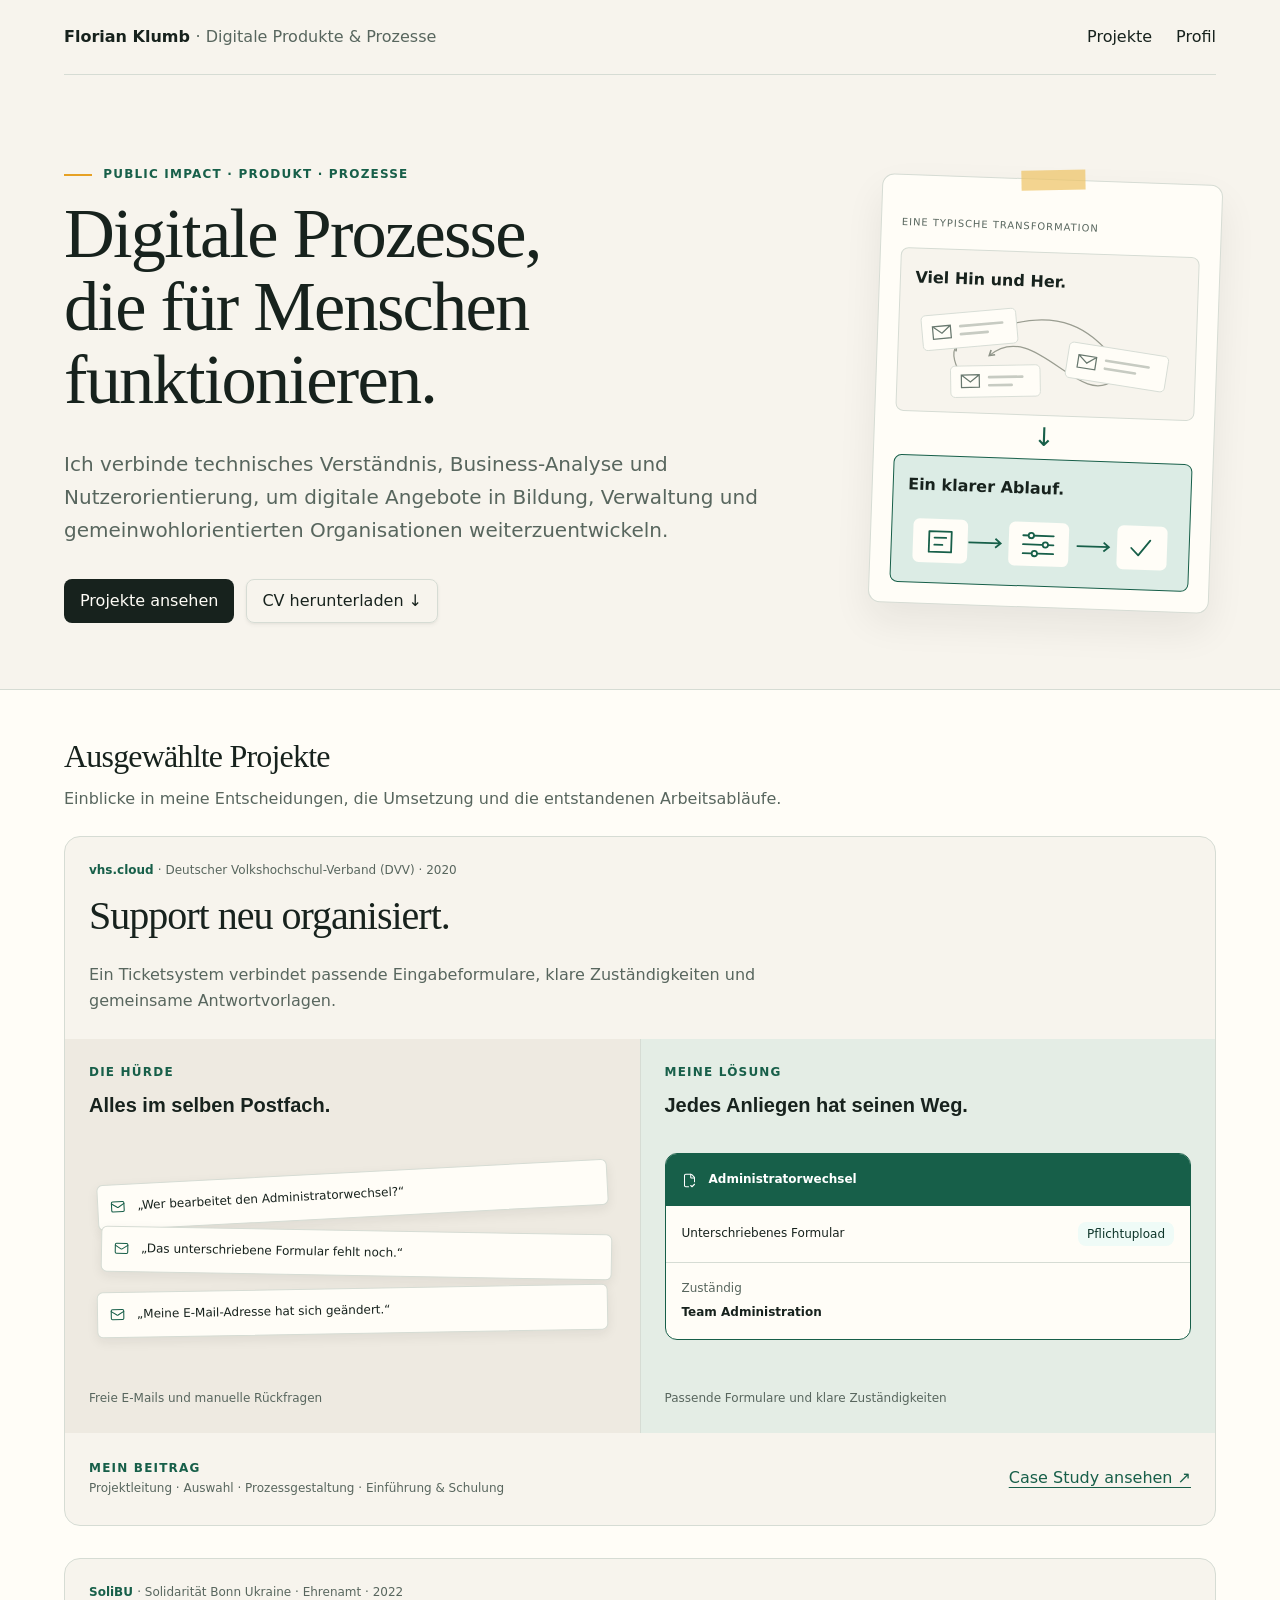
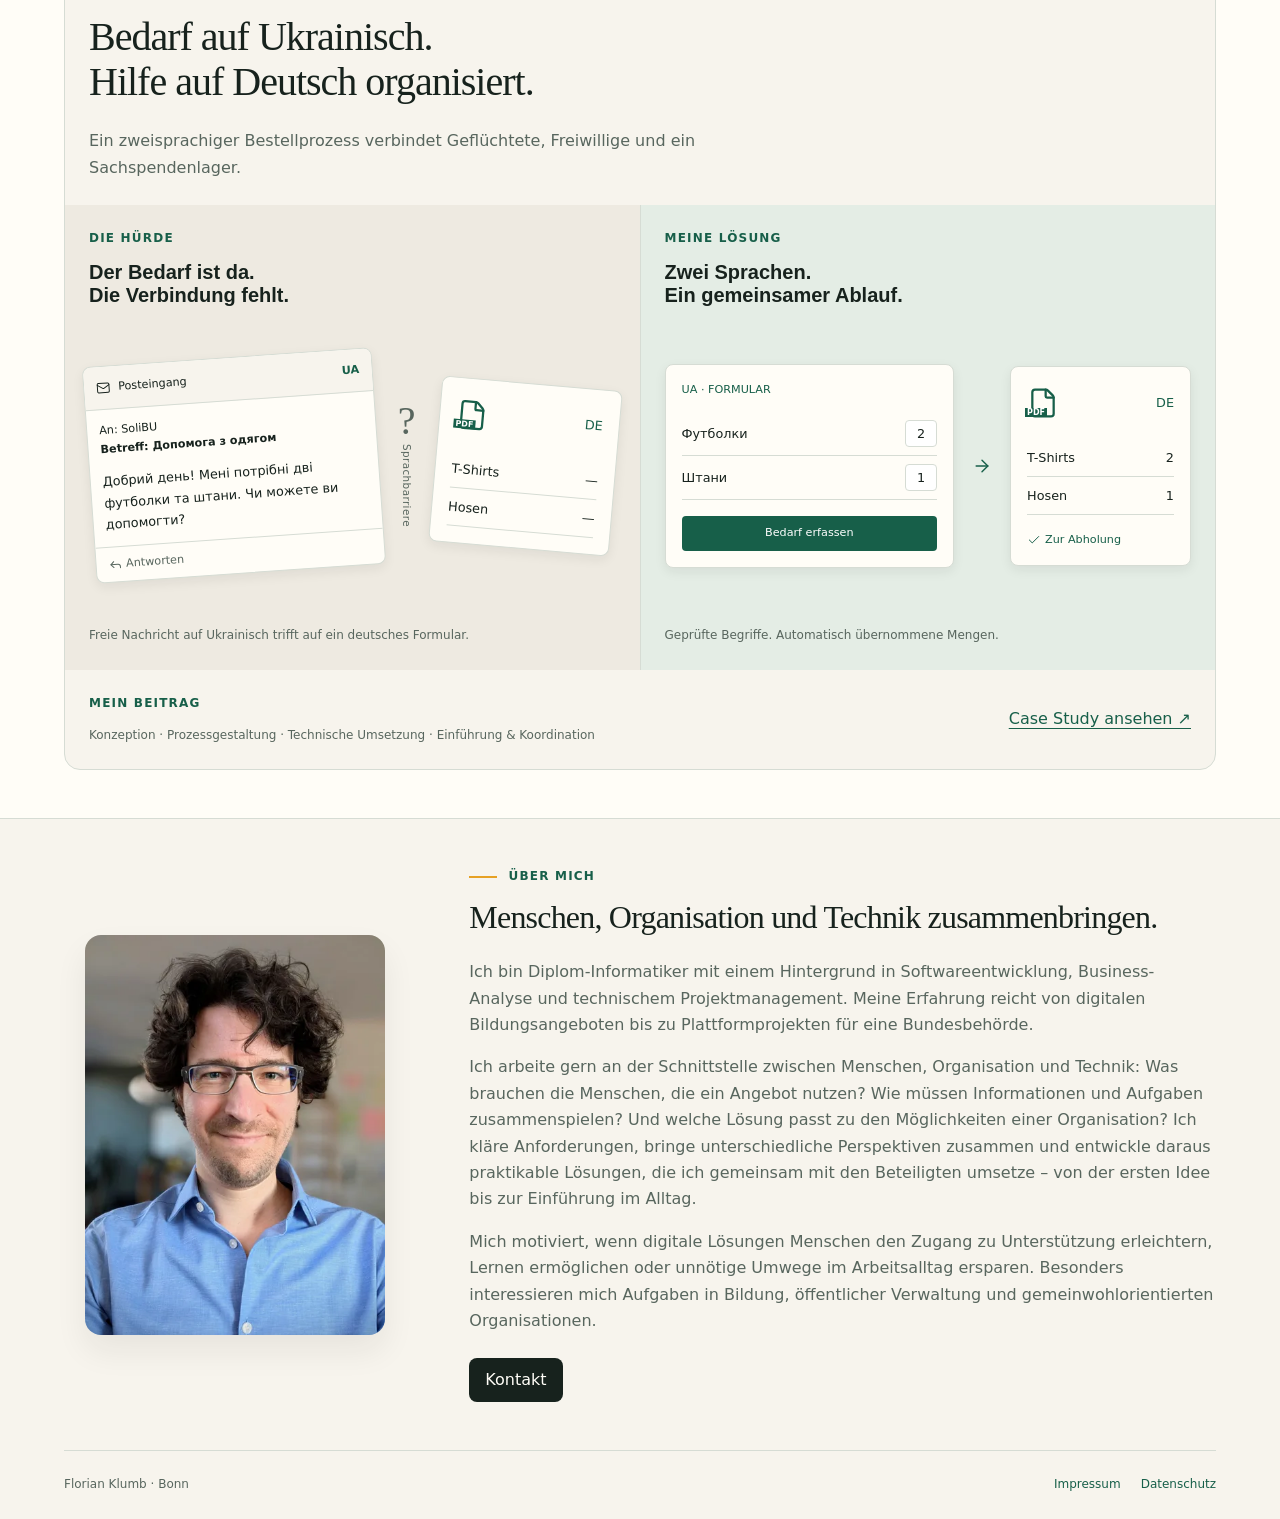
<file: index.html>
<!DOCTYPE html>
<html data-theme="light" lang="de">
 <head>
  <meta charset="utf-8"/>
  <meta content="width=device-width, initial-scale=1" name="viewport"/>
  <meta content="light" name="color-scheme"/>
  <title>
   Florian Klumb · Digitale Produkte &amp; Prozesse
  </title>
  <script defer="" src="assets/site.js">
  </script>
  <meta content="Florian Klumb: Digitale Produkte und Prozesse für Bildung, Verwaltung und gemeinwohlorientierte Organisationen." name="description"/>
  <link href="assets/favicon.svg" rel="icon" type="image/svg+xml"/>
  <link href="assets/vendor/bulma-1.0.4.min.css" rel="stylesheet"/>
  <link href="assets/portfolio.css" rel="stylesheet"/>
 </head>
 <body>
  <a class="skip-link" href="#inhalt">
   Zum Inhalt
  </a>
  <div id="portfolio">
   <header class="section py-5">
    <div class="container is-max-widescreen site-nav">
     <a class="brand" href="index.html">
      Florian Klumb
      <span class="brand-description">
       · Digitale Produkte &amp; Prozesse
      </span>
     </a>
     <nav aria-label="Hauptnavigation">
      <a href="index.html#portfolio-projekte">
       Projekte
      </a>
      <a href="index.html#portfolio-profil">
       Profil
      </a>
     </nav>
    </div>
   </header>
   <main id="inhalt" tabindex="-1">
    <section class="hero" id="portfolio-start">
     <div class="hero-body">
      <div class="container is-max-widescreen">
       <div class="columns is-vcentered is-variable is-4 is-8-desktop">
        <div class="column is-two-thirds intro-copy">
         <div class="eyebrow accent-eyebrow">
          Public Impact · Produkt · Prozesse
         </div>
         <h1 class="title intro-title">
          Digitale Prozesse, die für Menschen funktionieren.
         </h1>
         <p class="subtitle is-5">
          Ich verbinde technisches Verständnis, Business-Analyse und Nutzerorientierung, um digitale Angebote in Bildung, Verwaltung und gemeinwohlorientierten Organisationen weiterzuentwickeln.
         </p>
         <div class="buttons">
          <a class="button is-dark" href="#portfolio-projekte">
           Projekte ansehen
          </a>
          <a class="button is-outlined cv-button" href="assets/Florian Klumb CV.pdf" download>
           CV herunterladen ↓
          </a>
         </div>
        </div>
        <div class="column intro-portrait">
         <figure aria-label="Von Nachrichten und Rückfragen zu einem klaren Ablauf" class="transformation transformation-simple">
          <figcaption class="eyebrow">
           Eine typische Transformation
          </figcaption>
          <div class="before-simple">
           <h2>
            Viel Hin und Her.
           </h2>
           <svg aria-label="Drei Nachrichten, verbunden durch kreuzende Rückfragen" role="img" viewbox="0 0 300 118">
            <defs>
             <marker id="arrow-muted" markerheight="7" markerwidth="7" orient="auto" refx="5" refy="3.5">
              <path d="M1 1 5 3.5 1 6" fill="none" stroke="#8b9186" stroke-width="1.3">
              </path>
             </marker>
            </defs>
            <g fill="none" marker-end="url(#arrow-muted)" stroke="#9a9d91" stroke-width="1.4">
             <path d="M94 30 C185 -5 213 53 231 62">
             </path>
             <path d="M226 83 C188 118 135 17 86 61">
             </path>
             <path d="M93 85 C69 113 37 68 49 51">
             </path>
            </g>
            <g transform="translate(10 14) rotate(-7 45 20)">
             <rect fill="#fffdf7" height="39" rx="5" stroke="#d6dcd4" width="106">
             </rect>
             <path d="M12 13h20v14H12z M12 13l10 8 10-8" fill="none" stroke="#68786e" stroke-width="1.4">
             </path>
             <path d="M43 15h47M43 24h30" stroke="#c7cbc2" stroke-linecap="round" stroke-width="3">
             </path>
            </g>
            <g transform="translate(173 48) rotate(7 50 20)">
             <rect fill="#fffdf7" height="40" rx="5" stroke="#d6dcd4" width="112">
             </rect>
             <path d="M12 13h20v14H12z M12 13l10 8 10-8" fill="none" stroke="#68786e" stroke-width="1.4">
             </path>
             <path d="M43 15h48M43 24h34" stroke="#c7cbc2" stroke-linecap="round" stroke-width="3">
             </path>
            </g>
            <g transform="translate(44 72) rotate(-3 45 20)">
             <rect fill="#fffdf7" height="35" rx="5" stroke="#d6dcd4" width="100">
             </rect>
             <path d="M12 10h20v14H12z M12 10l10 8 10-8" fill="none" stroke="#68786e" stroke-width="1.4">
             </path>
             <path d="M43 13h37M43 22h25" stroke="#c7cbc2" stroke-linecap="round" stroke-width="3">
             </path>
            </g>
           </svg>
          </div>
          <div aria-hidden="true" class="simple-transition">
           ↓
          </div>
          <div class="after-simple">
           <h2>
            Ein klarer Ablauf.
           </h2>
           <svg aria-label="Erfassung, Bearbeitung und Abschluss sind klar miteinander verbunden" role="img" viewbox="0 0 300 76">
            <g fill="none" stroke="#175f49" stroke-width="2">
             <path d="M70 39h36m-6-5 6 5-6 5M191 39h36m-6-5 6 5-6 5">
             </path>
            </g>
            <g fill="#fffdf7">
             <rect height="49" rx="7" width="61" x="8" y="14">
             </rect>
             <rect height="49" rx="7" width="67" x="115" y="14">
             </rect>
             <rect height="49" rx="7" width="56" x="236" y="14">
             </rect>
            </g>
            <g fill="none" stroke="#175f49" stroke-linecap="round" stroke-linejoin="round" stroke-width="2">
             <path d="M26 28h25v23H26zM32 35h13m-13 8h9M131 29h34m-34 10h34m-34 10h34">
             </path>
             <circle cx="140" cy="29" fill="#fffdf7" r="3">
             </circle>
             <circle cx="156" cy="39" fill="#fffdf7" r="3">
             </circle>
             <circle cx="144" cy="49" fill="#fffdf7" r="3">
             </circle>
             <path d="m252 39 8 8 13-17">
             </path>
            </g>
           </svg>
          </div>
         </figure>
        </div>
       </div>
      </div>
     </div>
    </section>
    <section class="section projects" id="portfolio-projekte">
     <div class="container is-max-widescreen">
      <div class="projects-heading">
       <h2 class="title is-3 mb-3">
        Ausgewählte Projekte
       </h2>
       <p>
        Einblicke in meine Entscheidungen, die Umsetzung und die entstandenen Arbeitsabläufe.
       </p>
      </div>
      <article class="card project-card">
       <header class="card-content">
        <div class="project-context">
         vhs.cloud
         <span>
          · Deutscher Volkshochschul-Verband (DVV) · 2020
         </span>
        </div>
        <h3 class="title is-2 is-size-3-mobile">
         Support neu organisiert.
        </h3>
        <p class="project-summary">
         Ein Ticketsystem verbindet passende Eingabeformulare, klare Zuständigkeiten und gemeinsame Antwortvorlagen.
        </p>
       </header>
       <div aria-label="Vom gemeinsamen E-Mail-Postfach zu strukturierten Anfragen mit Zuständigkeiten" class="columns is-gapless mb-0 comparison">
        <section class="column comparison-panel--problem">
         <div class="card-content comparison-panel">
          <div class="eyebrow">
           Die Hürde
          </div>
          <h4 class="title is-5 is-family-primary">
           Alles im selben Postfach.
          </h4>
          <div class="mail-stack">
           <div class="mail-slip">
            <svg aria-hidden="true" class="symbol" fill="none" focusable="false" stroke="currentColor" stroke-linecap="round" stroke-linejoin="round" stroke-width="1.7" viewbox="0 0 24 24">
             <path d="m22 7-8.991 5.727a2 2 0 0 1-2.009 0L2 7">
             </path>
             <rect height="16" rx="2" width="20" x="2" y="4">
             </rect>
            </svg>
            <span>
             „Wer bearbeitet den Administratorwechsel?“
            </span>
           </div>
           <div class="mail-slip">
            <svg aria-hidden="true" class="symbol" fill="none" focusable="false" stroke="currentColor" stroke-linecap="round" stroke-linejoin="round" stroke-width="1.7" viewbox="0 0 24 24">
             <path d="m22 7-8.991 5.727a2 2 0 0 1-2.009 0L2 7">
             </path>
             <rect height="16" rx="2" width="20" x="2" y="4">
             </rect>
            </svg>
            <span>
             „Das unterschriebene Formular fehlt noch.“
            </span>
           </div>
           <div class="mail-slip">
            <svg aria-hidden="true" class="symbol" fill="none" focusable="false" stroke="currentColor" stroke-linecap="round" stroke-linejoin="round" stroke-width="1.7" viewbox="0 0 24 24">
             <path d="m22 7-8.991 5.727a2 2 0 0 1-2.009 0L2 7">
             </path>
             <rect height="16" rx="2" width="20" x="2" y="4">
             </rect>
            </svg>
            <span>
             „Meine E-Mail-Adresse hat sich geändert.“
            </span>
           </div>
          </div>
          <p class="comparison-caption">
           Freie E-Mails und manuelle Rückfragen
          </p>
         </div>
        </section>
        <div aria-hidden="true" class="column is-narrow is-hidden-mobile comparison-divider"></div>
        <section class="column comparison-panel--solution">
         <div class="card-content comparison-panel">
          <div class="eyebrow">
           Meine Lösung
          </div>
          <h4 class="title is-5 is-family-primary">
           Jedes Anliegen hat seinen Weg.
          </h4>
          <div class="support-request">
           <div class="request-heading">
            <svg aria-hidden="true" class="symbol" fill="none" focusable="false" stroke="currentColor" stroke-linecap="round" stroke-linejoin="round" stroke-width="1.7" viewbox="0 0 24 24">
             <path d="M10.5 22H6a2 2 0 0 1-2-2V4a2 2 0 0 1 2-2h8a2.4 2.4 0 0 1 1.706.706l3.588 3.588A2.4 2.4 0 0 1 20 8v6">
             </path>
             <path d="M14 2v5a1 1 0 0 0 1 1h5">
             </path>
             <path d="m14 20 2 2 4-4">
             </path>
            </svg>
            <span>
             Administratorwechsel
            </span>
           </div>
           <div class="request-detail">
            <span>
             Unterschriebenes Formular
            </span>
            <span class="tag is-success is-light">
             Pflichtupload
            </span>
           </div>
           <div class="request-assignment">
            <span>
             Zuständig
            </span>
            <strong>
             Team Administration
            </strong>
           </div>
          </div>
          <p class="comparison-caption">
           Passende Formulare und klare Zuständigkeiten
          </p>
         </div>
        </section>
       </div>
       <footer class="card-content">
        <div class="columns is-vcentered project-footer">
         <div class="column is-size-7">
          <span class="eyebrow">
           Mein Beitrag
          </span>
          <p>
           Projektleitung · Auswahl · Prozessgestaltung · Einführung &amp; Schulung
          </p>
         </div>
         <div class="column is-narrow">
          <a class="case-link" href="case-vhs-cloud.html">
           Case Study ansehen ↗
          </a>
         </div>
        </div>
       </footer>
      </article>
      <article class="card project-card">
       <header class="card-content">
        <div class="project-context">
         SoliBU
         <span>
          · Solidarität Bonn Ukraine · Ehrenamt · 2022
         </span>
        </div>
        <h3 class="title is-2 is-size-3-mobile">
         Bedarf auf Ukrainisch.
         <br/>
         Hilfe auf Deutsch organisiert.
        </h3>
        <p class="project-summary">
         Ein zweisprachiger Bestellprozess verbindet Geflüchtete, Freiwillige und ein Sachspendenlager.
        </p>
       </header>
       <div class="columns is-gapless mb-0 comparison">
        <section class="column comparison-panel--problem">
         <div class="card-content comparison-panel">
          <div class="eyebrow">
           Die Hürde
          </div>
          <h4 class="title is-5 is-family-primary">
           Der Bedarf ist da.
           <br/>
           Die Verbindung fehlt.
          </h4>
          <div class="language-scene">
           <div class="mail-preview">
            <div class="mail-preview__header">
             <svg aria-hidden="true" class="symbol" fill="none" focusable="false" stroke="currentColor" stroke-linecap="round" stroke-linejoin="round" stroke-width="1.7" viewbox="0 0 24 24">
              <path d="m22 7-8.991 5.727a2 2 0 0 1-2.009 0L2 7">
              </path>
              <rect height="16" rx="2" width="20" x="2" y="4">
              </rect>
             </svg>
             Posteingang
             <span>
              UA
             </span>
            </div>
            <div class="mail-preview__meta">
             An: SoliBU
             <br/>
             <strong>
              Betreff: Допомога з одягом
             </strong>
            </div>
            <p lang="uk">
             Добрий день! Мені потрібні дві футболки та штани. Чи можете ви допомогти?
            </p>
            <div class="mail-preview__action">
             <svg aria-hidden="true" class="symbol" fill="none" focusable="false" stroke="currentColor" stroke-linecap="round" stroke-linejoin="round" stroke-width="1.7" viewbox="0 0 24 24">
              <path d="M20 18v-2a4 4 0 0 0-4-4H4">
              </path>
              <path d="m9 17-5-5 5-5">
              </path>
             </svg>
             Antworten
            </div>
           </div>
           <div class="language-gap">
            <span>
             ?
            </span>
            <small>
             Sprachbarriere
            </small>
           </div>
           <div class="pdf-preview">
            <div class="pdf-label">
             <span class="pdf-icon">
              <svg aria-hidden="true" class="symbol" fill="none" focusable="false" stroke="currentColor" stroke-linecap="round" stroke-linejoin="round" stroke-width="1.7" viewbox="0 0 24 24">
               <path d="M6 22a2 2 0 0 1-2-2V4a2 2 0 0 1 2-2h8a2.4 2.4 0 0 1 1.704.706l3.588 3.588A2.4 2.4 0 0 1 20 8v12a2 2 0 0 1-2 2z">
               </path>
               <path d="M14 2v5a1 1 0 0 0 1 1h5">
               </path>
              </svg>
              <span>
               PDF
              </span>
             </span>
             <span>
              DE
             </span>
            </div>
            <b>
             T-Shirts
             <em>
              —
             </em>
            </b>
            <b>
             Hosen
             <em>
              —
             </em>
            </b>
           </div>
          </div>
          <p class="comparison-caption">
           Freie Nachricht auf Ukrainisch trifft auf ein deutsches Formular.
          </p>
         </div>
        </section>
        <div aria-hidden="true" class="column is-narrow is-hidden-mobile comparison-divider"></div>
        <section class="column comparison-panel--solution">
         <div class="card-content comparison-panel">
          <div class="eyebrow">
           Meine Lösung
          </div>
          <h4 class="title is-5 is-family-primary">
           Zwei Sprachen.
           <br/>
           Ein gemeinsamer Ablauf.
          </h4>
          <div class="language-scene">
           <div class="form-preview">
            <small>
             UA · FORMULAR
            </small>
            <b lang="uk">
             Футболки
             <em>
              2
             </em>
            </b>
            <b lang="uk">
             Штани
             <em>
              1
             </em>
            </b>
            <div class="form-preview__submit">
             Bedarf erfassen
            </div>
           </div>
           <div class="language-link">
            <svg aria-hidden="true" class="symbol" fill="none" focusable="false" stroke="currentColor" stroke-linecap="round" stroke-linejoin="round" stroke-width="1.7" viewbox="0 0 24 24">
             <path d="M5 12h14">
             </path>
             <path d="m12 5 7 7-7 7">
             </path>
            </svg>
           </div>
           <div class="pdf-preview">
            <div class="pdf-label">
             <span class="pdf-icon">
              <svg aria-hidden="true" class="symbol" fill="none" focusable="false" stroke="currentColor" stroke-linecap="round" stroke-linejoin="round" stroke-width="1.7" viewbox="0 0 24 24">
               <path d="M6 22a2 2 0 0 1-2-2V4a2 2 0 0 1 2-2h8a2.4 2.4 0 0 1 1.704.706l3.588 3.588A2.4 2.4 0 0 1 20 8v12a2 2 0 0 1-2 2z">
               </path>
               <path d="M14 2v5a1 1 0 0 0 1 1h5">
               </path>
              </svg>
              <span>
               PDF
              </span>
             </span>
             <span>
              DE
             </span>
            </div>
            <b>
             T-Shirts
             <em>
              2
             </em>
            </b>
            <b>
             Hosen
             <em>
              1
             </em>
            </b>
            <div class="pdf-check">
             <svg aria-hidden="true" class="symbol" fill="none" focusable="false" stroke="currentColor" stroke-linecap="round" stroke-linejoin="round" stroke-width="1.7" viewbox="0 0 24 24">
              <path d="M20 6 9 17l-5-5">
              </path>
             </svg>
             Zur Abholung
            </div>
           </div>
          </div>
          <p class="comparison-caption">
           Geprüfte Begriffe. Automatisch übernommene Mengen.
          </p>
         </div>
        </section>
       </div>
       <footer class="card-content">
        <div class="columns is-vcentered project-footer">
         <div class="column is-size-7">
          <div class="eyebrow">
           Mein Beitrag
          </div>
          <p>
           Konzeption · Prozessgestaltung · Technische Umsetzung · Einführung &amp; Koordination
          </p>
         </div>
         <div class="column is-narrow">
          <a class="case-link" href="case-solibu.html">
           Case Study ansehen ↗
          </a>
         </div>
        </div>
       </footer>
      </article>
     </div>
    </section>
    <section class="section" id="portfolio-profil">
     <div class="container is-max-widescreen">
      <div class="columns is-vcentered is-variable is-8">
       <div class="column is-one-third">
        <figure class="portrait about-portrait">
         <img alt="Florian Klumb" height="367" src="assets/florian-klumb-7109a79.webp" width="275"/>
        </figure>
       </div>
       <div class="column">
        <div class="eyebrow accent-eyebrow">
         Über mich
        </div>
        <h2 class="title is-3">
         Menschen, Organisation und Technik zusammenbringen.
        </h2>
        <div class="content profile-copy">
         <p>
          Ich bin Diplom-Informatiker mit einem Hintergrund in Softwareentwicklung, Business-Analyse und technischem Projektmanagement. Meine Erfahrung reicht von digitalen Bildungsangeboten bis zu Plattformprojekten für eine Bundesbehörde.
        </p>
         <p>
          Ich arbeite gern an der Schnittstelle zwischen Menschen, Organisation und Technik: Was brauchen die Menschen, die ein Angebot nutzen? Wie müssen Informationen und Aufgaben zusammenspielen? Und welche Lösung passt zu den Möglichkeiten einer Organisation? Ich kläre Anforderungen, bringe unterschiedliche Perspektiven zusammen und entwickle daraus praktikable Lösungen, die ich gemeinsam mit den Beteiligten umsetze – von der ersten Idee bis zur Einführung im Alltag.
         </p>
         <p>
          Mich motiviert, wenn digitale Lösungen Menschen den Zugang zu Unterstützung erleichtern, Lernen ermöglichen oder unnötige Umwege im Arbeitsalltag ersparen. Besonders interessieren mich Aufgaben in Bildung, öffentlicher Verwaltung und gemeinwohlorientierten Organisationen.
         </p>
        </div>
        <div class="buttons mt-5">
         <a class="button is-dark" href="mailto:kontakt@florianklumb.de">Kontakt</a>
        </div>
       </div>
      </div>
     </div>
    </section>
    <div class="section py-0">
     <div class="container is-max-widescreen">
      <footer class="site-footer">
      <span>Florian Klumb · Bonn</span>
      <nav aria-label="Fußnavigation" class="footer-links">
       <a href="impressum.html">Impressum</a>
       <a href="datenschutz.html">Datenschutz</a>
      </nav>
     </footer>
     </div>
    </div>
   </main>
  </div>
 </body>
</html>
</file>
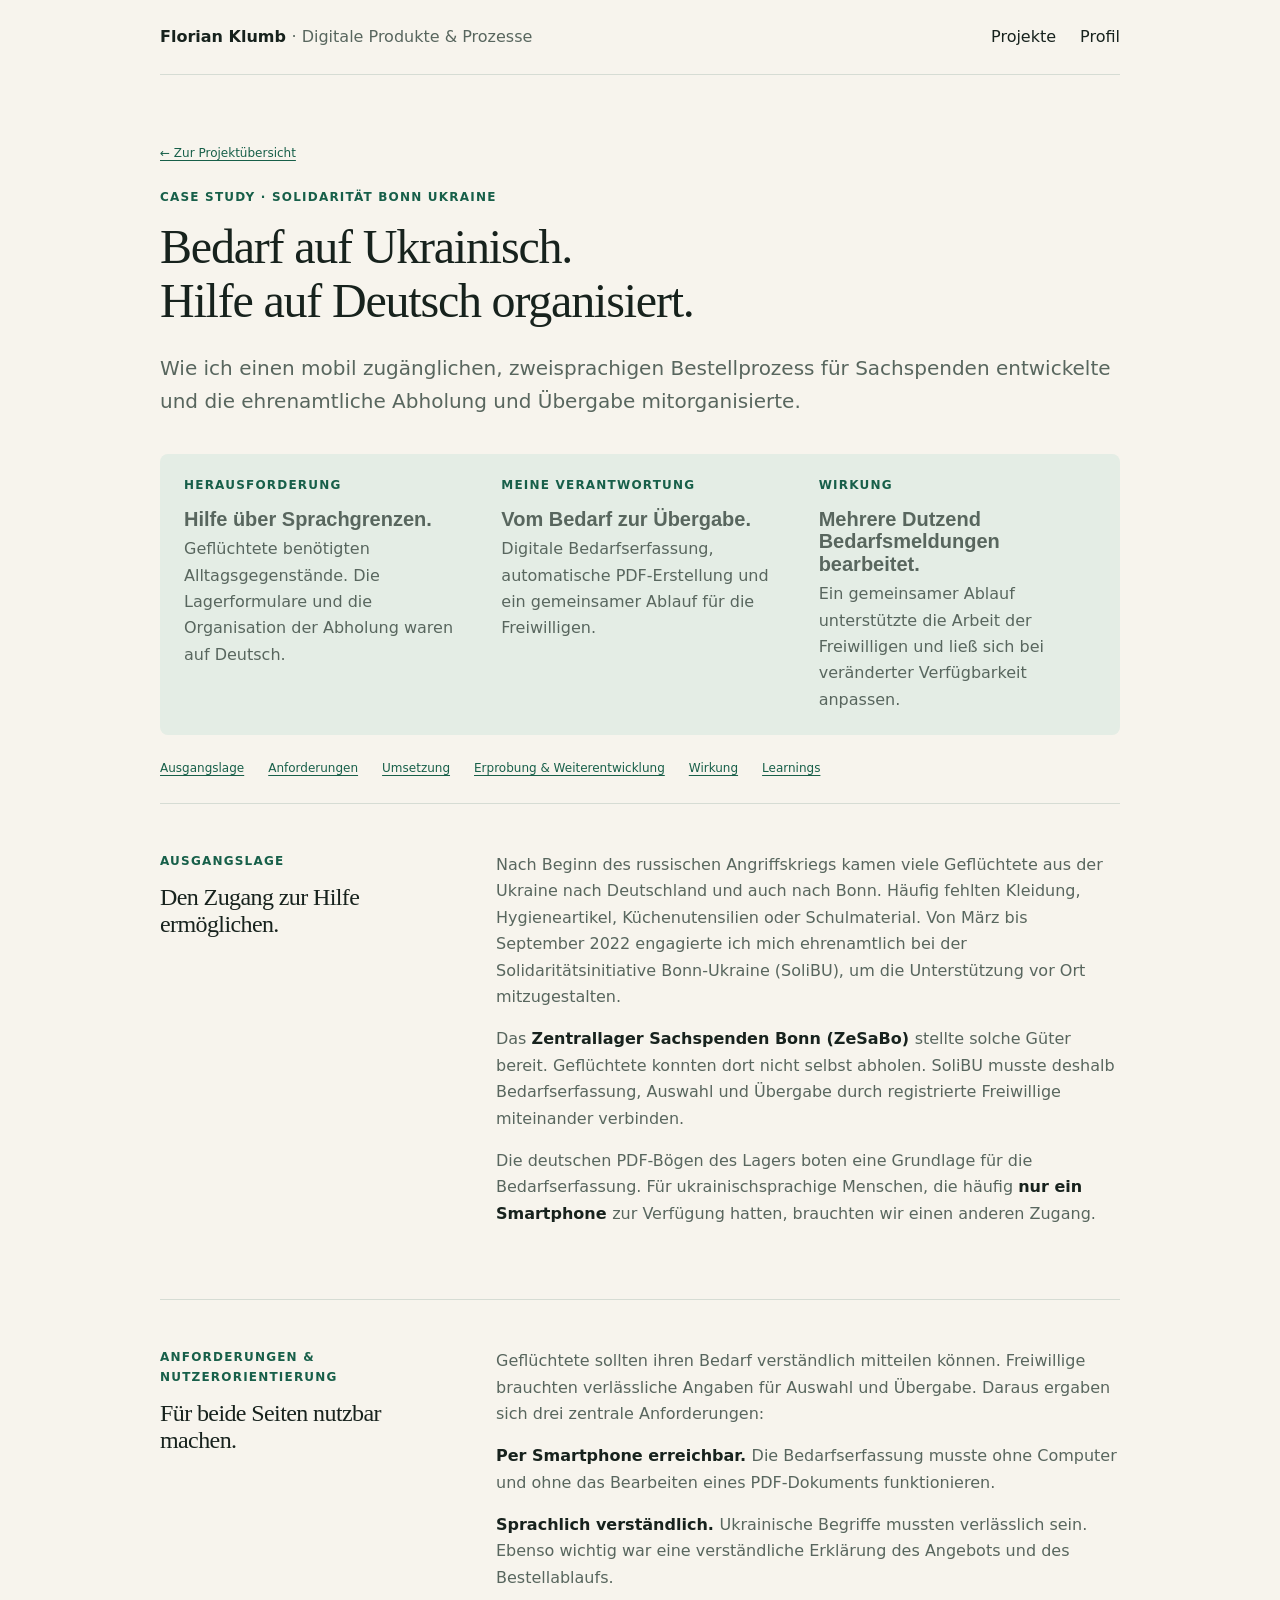
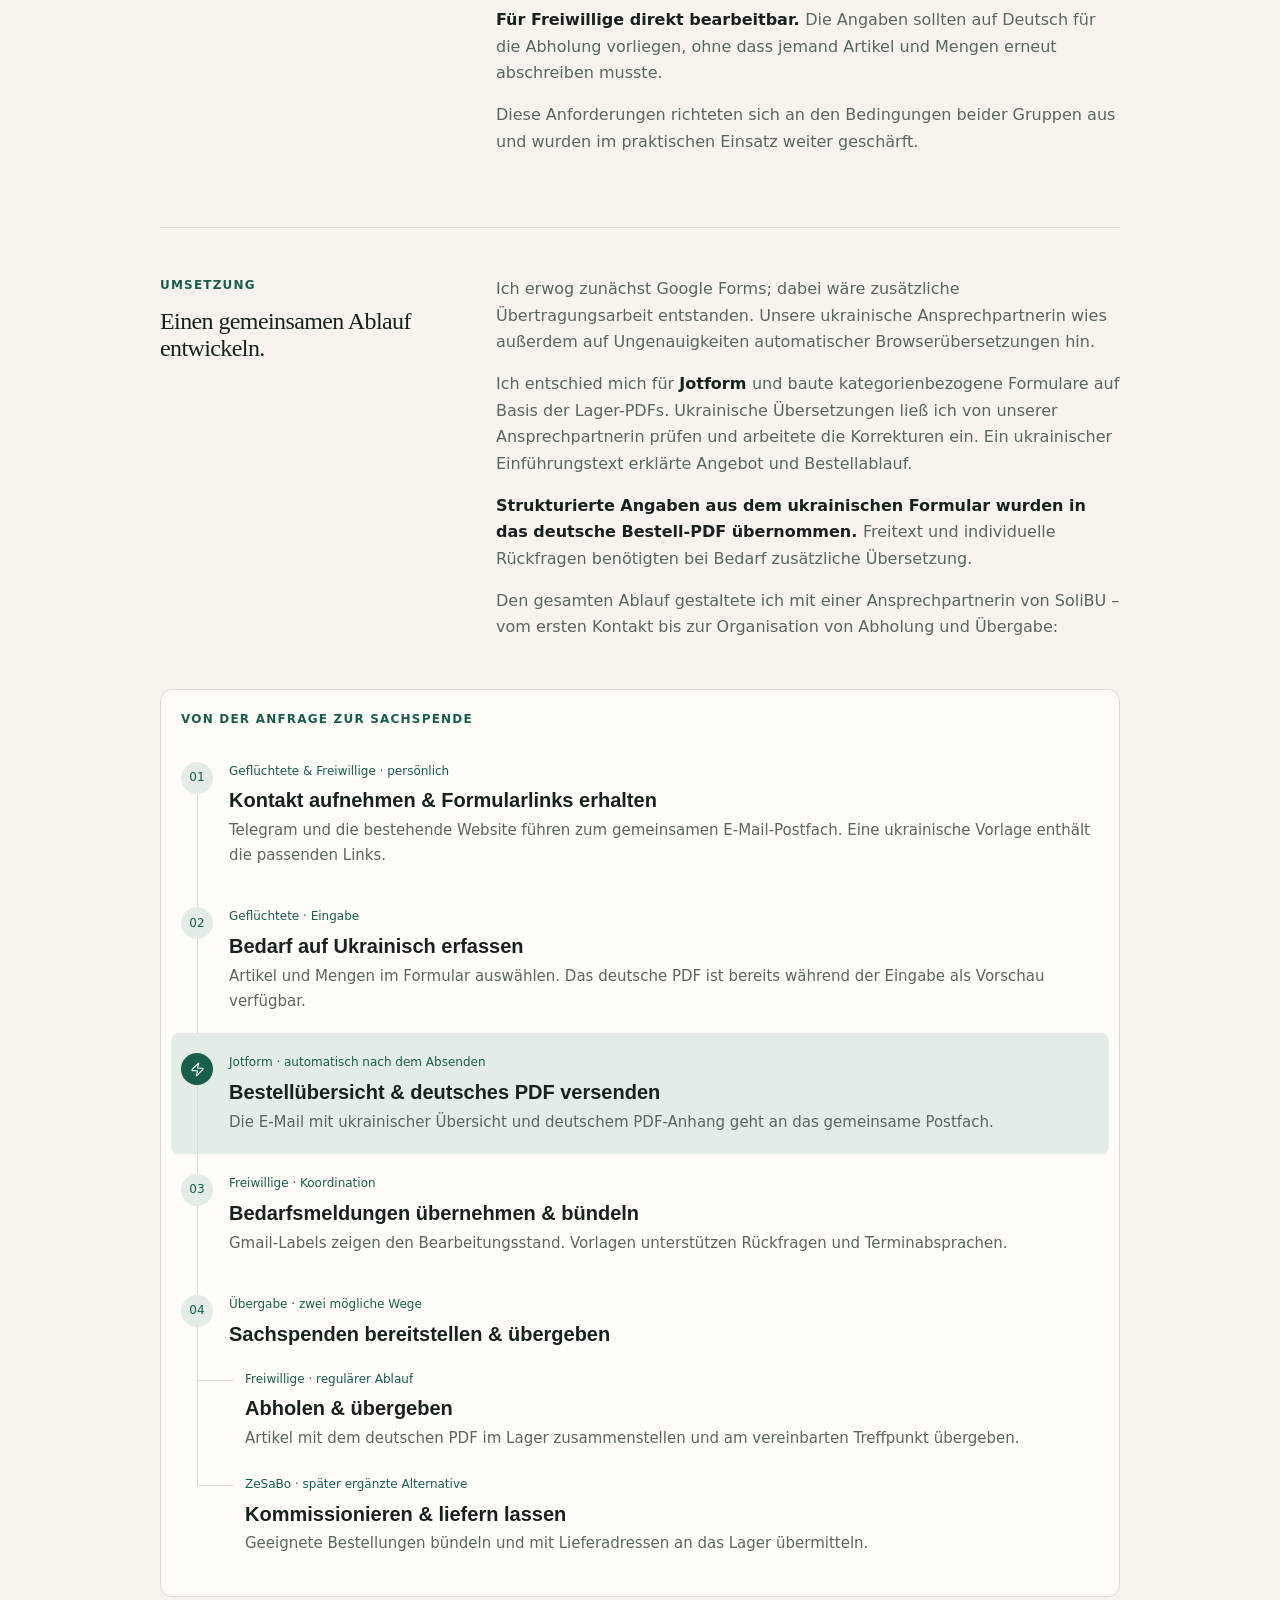
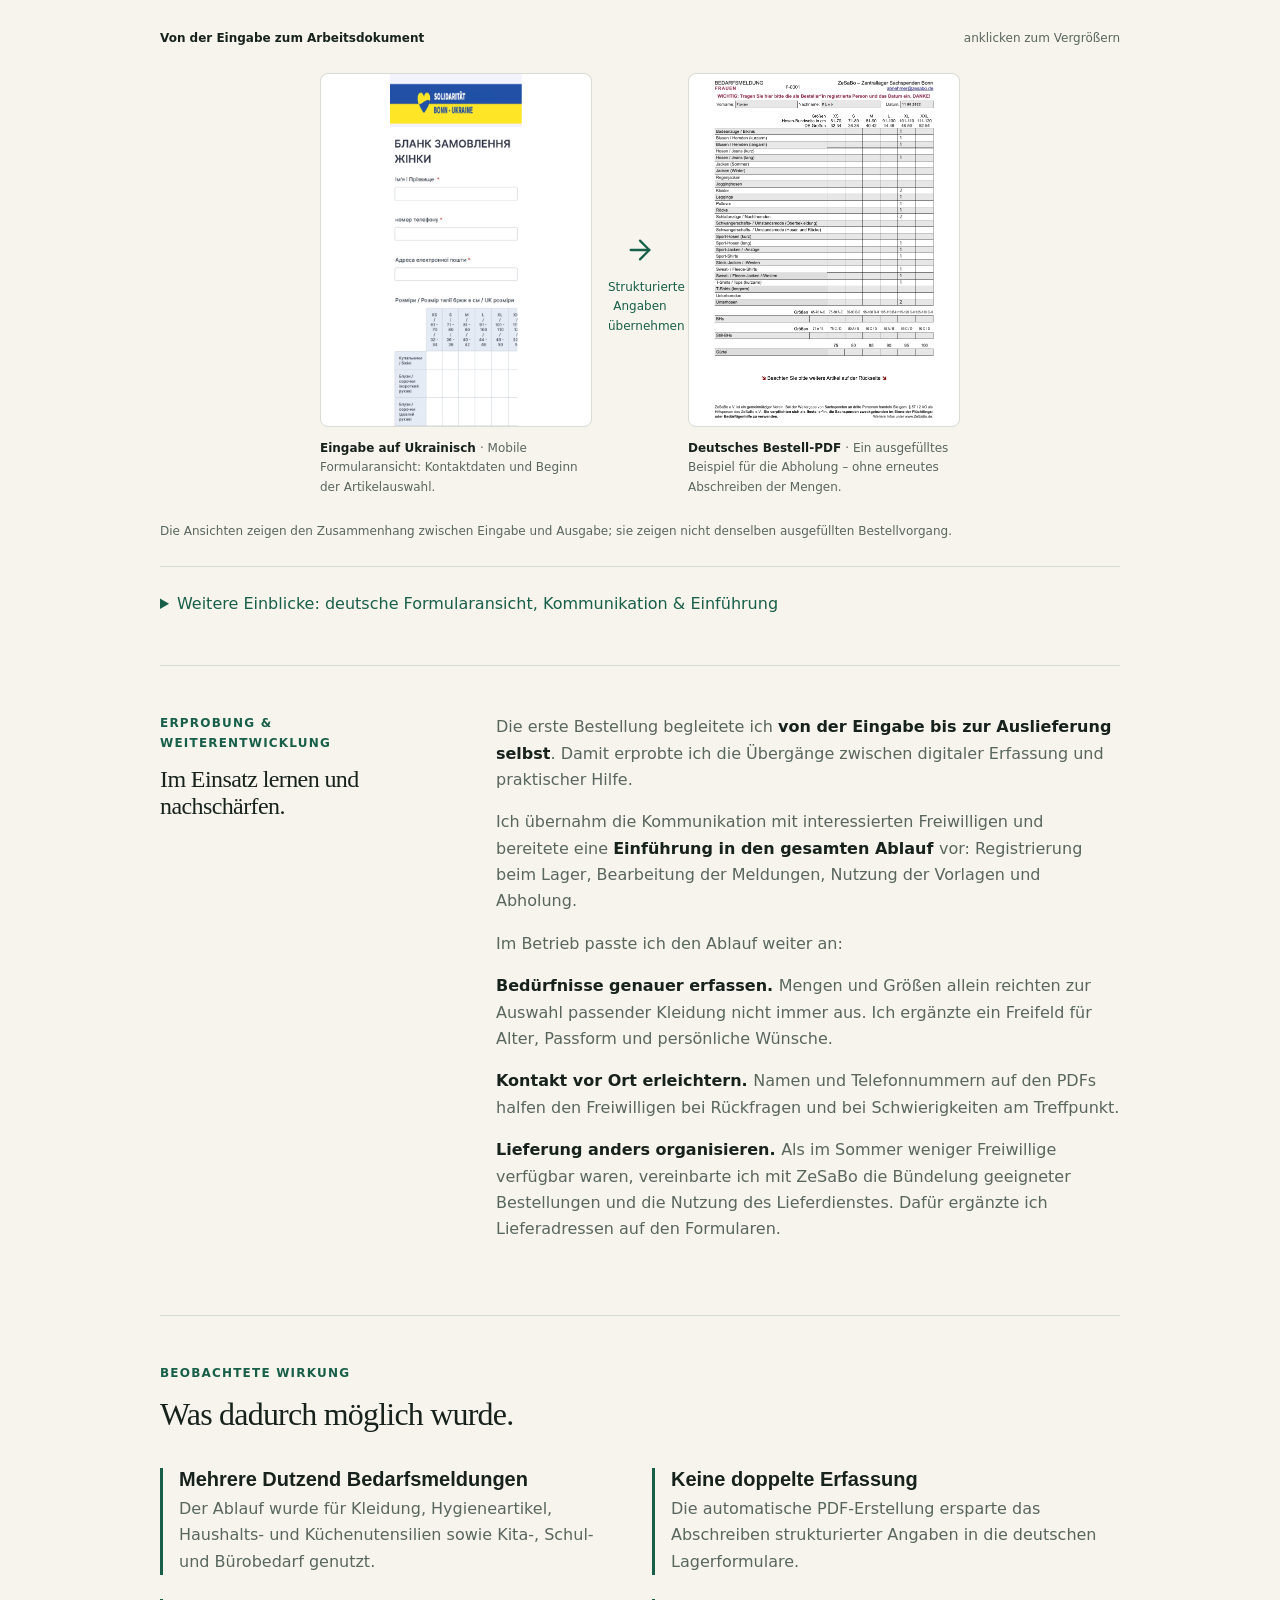
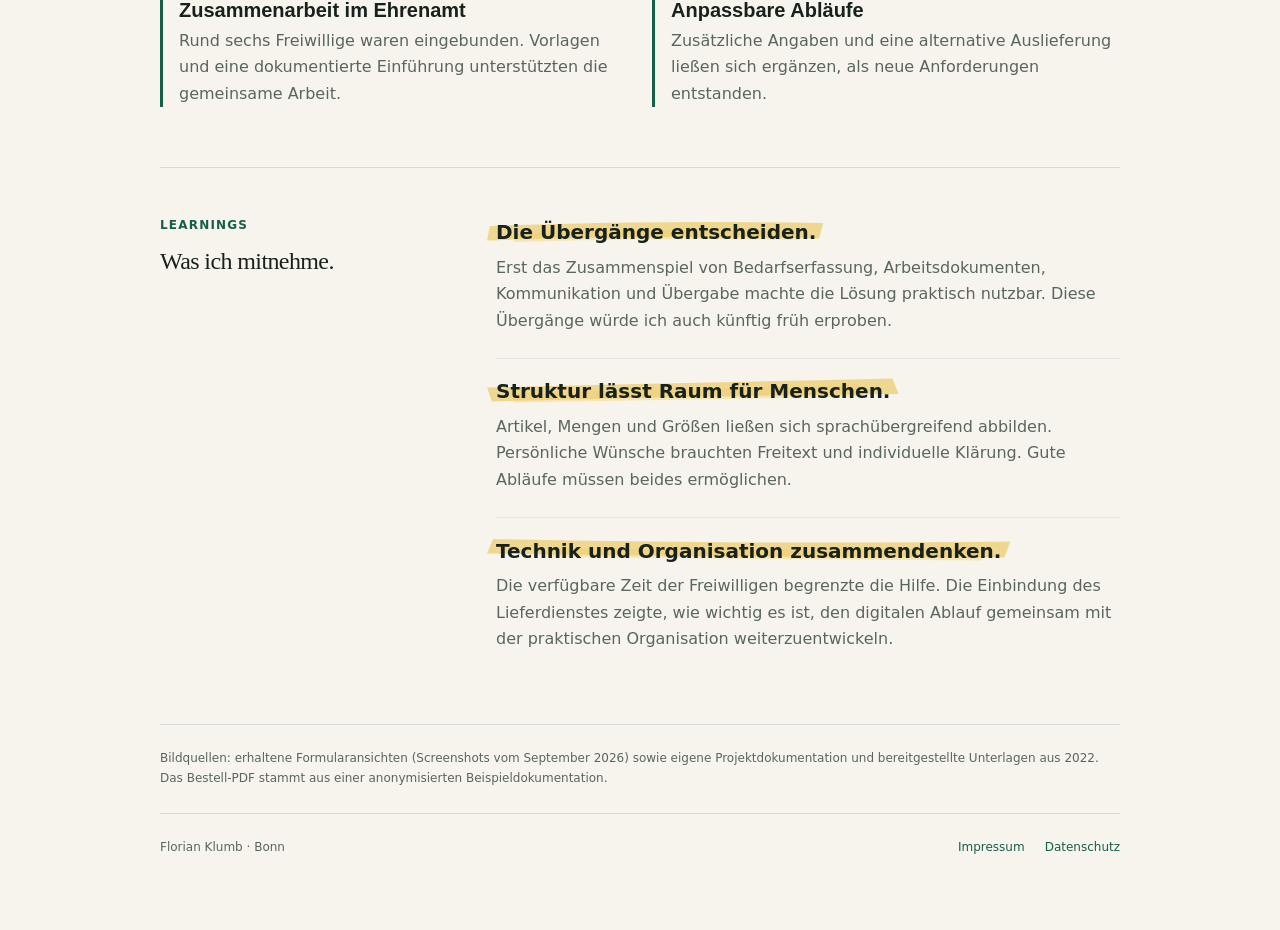
<file: case-solibu.html>
<!DOCTYPE html>
<html data-theme="light" lang="de">
 <head>
  <meta charset="utf-8"/>
  <meta content="width=device-width, initial-scale=1" name="viewport"/>
  <meta content="light" name="color-scheme"/>
  <title>
   SoliBU: Bedarf auf Ukrainisch, Hilfe auf Deutsch · Florian Klumb
  </title>
  <script defer="" src="assets/site.js">
  </script>
  <meta content="Case Study SoliBU: Ein zweisprachiger Bestellprozess verbindet ukrainische Geflüchtete, Freiwillige und ein Sachspendenlager." name="description"/>
  <link href="assets/favicon.svg" rel="icon" type="image/svg+xml"/>
  <link href="assets/vendor/bulma-1.0.4.min.css" rel="stylesheet"/>
  <link href="assets/portfolio.css" rel="stylesheet"/>
 </head>
 <body>
  <a class="skip-link" href="#inhalt">
   Zum Inhalt
  </a>
  <div id="portfolio">
   <header class="section py-5">
    <div class="container is-max-desktop site-nav">
     <a class="brand" href="index.html">
      Florian Klumb
      <span class="brand-description">
       · Digitale Produkte &amp; Prozesse
      </span>
     </a>
     <nav aria-label="Hauptnavigation">
      <a href="index.html#portfolio-projekte">
       Projekte
      </a>
      <a href="index.html#portfolio-profil">
       Profil
      </a>
     </nav>
    </div>
   </header>
   <main class="section pt-5" id="inhalt" tabindex="-1">
    <div class="container is-max-desktop">
     <section class="case-header block">
      <a class="back-link" href="index.html#portfolio-projekte">
       ← Zur Projektübersicht
      </a>
      <div class="eyebrow">
       Case Study · Solidarität Bonn Ukraine
      </div>
      <h1 class="title is-1 is-size-2-mobile is-spaced">
       Bedarf auf Ukrainisch.
       <br/>
       Hilfe auf Deutsch organisiert.
      </h1>
      <p class="subtitle is-5">
       Wie ich einen mobil zugänglichen, zweisprachigen Bestellprozess für Sachspenden entwickelte und die ehrenamtliche Abholung und Übergabe mitorganisierte.
      </p>
     </section>
     <section aria-label="Das Projekt auf einen Blick" class="notification case-summary">
      <div class="columns is-variable is-5">
       <article class="column">
        <div class="eyebrow">
         Herausforderung
        </div>
        <h3 class="title is-5 is-family-primary">
         Hilfe über Sprachgrenzen.
        </h3>
        <p>
         Geflüchtete benötigten Alltagsgegenstände. Die Lagerformulare und die Organisation der Abholung waren auf Deutsch.
        </p>
       </article>
       <article class="column">
        <div class="eyebrow">
         Meine Verantwortung
        </div>
        <h3 class="title is-5 is-family-primary">
         Vom Bedarf zur Übergabe.
        </h3>
        <p>
         Digitale Bedarfserfassung, automatische PDF-Erstellung und ein gemeinsamer Ablauf für die Freiwilligen.
        </p>
       </article>
       <article class="column">
        <div class="eyebrow">
         Wirkung
        </div>
        <h3 class="title is-5 is-family-primary">
         Mehrere Dutzend Bedarfsmeldungen bearbeitet.
        </h3>
        <p>
         Ein gemeinsamer Ablauf unterstützte die Arbeit der Freiwilligen und ließ sich bei veränderter Verfügbarkeit anpassen.
        </p>
       </article>
      </div>
     </section>
     <nav aria-label="Abschnitte" class="section-nav">
      <a href="#soli-zugang">
       Ausgangslage
      </a>
      <a href="#soli-nutzerorientierung">
       Anforderungen
      </a>
      <a href="#soli-ablauf">
       Umsetzung
      </a>
      <a href="#soli-einfuehrung">
       Erprobung &amp; Weiterentwicklung
      </a>
      <a href="#soli-wirkung">
       Wirkung
      </a>
      <a href="#soli-learnings">
       Learnings
      </a>
     </nav>
     <section class="case-section" id="soli-zugang">
      <div class="columns is-variable is-6">
       <div class="column is-one-third">
        <div class="eyebrow">
         Ausgangslage
        </div>
        <h2 class="title is-4">
         Den Zugang zur Hilfe ermöglichen.
        </h2>
       </div>
       <div class="content column">
        <p>
         Nach Beginn des russischen Angriffskriegs kamen viele Geflüchtete aus der Ukraine nach Deutschland und auch nach Bonn. Häufig fehlten Kleidung, Hygieneartikel, Küchenutensilien oder Schulmaterial. Von März bis September 2022 engagierte ich mich ehrenamtlich bei der Solidaritätsinitiative Bonn-Ukraine (SoliBU), um die Unterstützung vor Ort mitzugestalten.
        </p>
        <p>
         Das
         <strong>
          Zentrallager Sachspenden Bonn (ZeSaBo)
         </strong>
         stellte solche Güter bereit. Geflüchtete konnten dort nicht selbst abholen. SoliBU musste deshalb Bedarfserfassung, Auswahl und Übergabe durch registrierte Freiwillige miteinander verbinden.
        </p>
        <p>
         Die deutschen PDF-Bögen des Lagers boten eine Grundlage für die Bedarfserfassung. Für ukrainischsprachige Menschen, die häufig
         <strong>
          nur ein Smartphone
         </strong>
         zur Verfügung hatten, brauchten wir einen anderen Zugang.
        </p>
       </div>
      </div>
     </section>
     <section class="case-section" id="soli-nutzerorientierung">
      <div class="columns is-variable is-6">
       <div class="column is-one-third">
        <div class="eyebrow">
         Anforderungen &amp; Nutzerorientierung
        </div>
        <h2 class="title is-4">
         Für beide Seiten nutzbar machen.
        </h2>
       </div>
       <div class="content column">
        <p>
         Geflüchtete sollten ihren Bedarf verständlich mitteilen können. Freiwillige brauchten verlässliche Angaben für Auswahl und Übergabe. Daraus ergaben sich drei zentrale Anforderungen:
        </p>
        <p>
         <strong>
          Per Smartphone erreichbar.
         </strong>
         Die Bedarfserfassung musste ohne Computer und ohne das Bearbeiten eines PDF-Dokuments funktionieren.
        </p>
        <p>
         <strong>
          Sprachlich verständlich.
         </strong>
         Ukrainische Begriffe mussten verlässlich sein. Ebenso wichtig war eine verständliche Erklärung des Angebots und des Bestellablaufs.
        </p>
        <p>
         <strong>
          Für Freiwillige direkt bearbeitbar.
         </strong>
         Die Angaben sollten auf Deutsch für die Abholung vorliegen, ohne dass jemand Artikel und Mengen erneut abschreiben musste.
        </p>
        <p>
         Diese Anforderungen richteten sich an den Bedingungen beider Gruppen aus und wurden im praktischen Einsatz weiter geschärft.
        </p>
       </div>
      </div>
     </section>
     <section class="case-section" id="soli-ablauf">
      <div class="columns is-variable is-6">
       <div class="column is-one-third">
        <div class="eyebrow">
         Umsetzung
        </div>
        <h2 class="title is-4">
         Einen gemeinsamen Ablauf entwickeln.
        </h2>
       </div>
       <div class="content column">
        <p>
         Ich erwog zunächst Google Forms; dabei wäre zusätzliche Übertragungsarbeit entstanden. Unsere ukrainische Ansprechpartnerin wies außerdem auf Ungenauigkeiten automatischer Browserübersetzungen hin.
        </p>
        <p>
         Ich entschied mich für
         <strong>
          Jotform
         </strong>
         und baute kategorienbezogene Formulare auf Basis der Lager-PDFs. Ukrainische Übersetzungen ließ ich von unserer Ansprechpartnerin prüfen und arbeitete die Korrekturen ein. Ein ukrainischer Einführungstext erklärte Angebot und Bestellablauf.
        </p>
        <p>
         <strong>
          Strukturierte Angaben aus dem ukrainischen Formular wurden in das deutsche Bestell-PDF übernommen.
         </strong>
         Freitext und individuelle Rückfragen benötigten bei Bedarf zusätzliche Übersetzung.
        </p>
        <p>
         Den gesamten Ablauf gestaltete ich mit einer Ansprechpartnerin von SoliBU – vom ersten Kontakt bis zur Organisation von Abholung und Übergabe:
        </p>
       </div>
      </div>
      <div class="box workflow">
       <div class="eyebrow">
        Von der Anfrage zur Sachspende
       </div>
       <div class="workflow-step">
        <span class="step-marker">
         01
        </span>
        <div class="step-body">
         <span class="step-actor">
          Geflüchtete &amp; Freiwillige · persönlich
         </span>
         <h3 class="title is-5 is-family-primary">
          Kontakt aufnehmen &amp; Formularlinks erhalten
         </h3>
         <p>
          Telegram und die bestehende Website führen zum gemeinsamen E-Mail-Postfach. Eine ukrainische Vorlage enthält die passenden Links.
         </p>
        </div>
       </div>
       <div class="workflow-step">
        <span class="step-marker">
         02
        </span>
        <div class="step-body">
         <span class="step-actor">
          Geflüchtete · Eingabe
         </span>
         <h3 class="title is-5 is-family-primary">
          Bedarf auf Ukrainisch erfassen
         </h3>
         <p>
          Artikel und Mengen im Formular auswählen. Das deutsche PDF ist bereits während der Eingabe als Vorschau verfügbar.
         </p>
        </div>
       </div>
       <div class="workflow-step is-automatic">
        <span class="step-marker">
         <svg aria-hidden="true" class="symbol" fill="none" focusable="false" stroke="currentColor" stroke-linecap="round" stroke-linejoin="round" stroke-width="1.7" viewbox="0 0 24 24">
          <path d="M4 14a1 1 0 0 1-.78-1.63l9.9-10.2a.5.5 0 0 1 .86.46l-1.92 6.02A1 1 0 0 0 13 10h7a1 1 0 0 1 .78 1.63l-9.9 10.2a.5.5 0 0 1-.86-.46l1.92-6.02A1 1 0 0 0 11 14z">
          </path>
         </svg>
        </span>
        <div class="step-body">
         <span class="step-actor">
          Jotform · automatisch nach dem Absenden
         </span>
         <h3 class="title is-5 is-family-primary">
          Bestellübersicht &amp; deutsches PDF versenden
         </h3>
         <p>
          Die E-Mail mit ukrainischer Übersicht und deutschem PDF-Anhang geht an das gemeinsame Postfach.
         </p>
        </div>
       </div>
       <div class="workflow-step">
        <span class="step-marker">
         03
        </span>
        <div class="step-body">
         <span class="step-actor">
          Freiwillige · Koordination
         </span>
         <h3 class="title is-5 is-family-primary">
          Bedarfsmeldungen übernehmen &amp; bündeln
         </h3>
         <p>
          Gmail-Labels zeigen den Bearbeitungsstand. Vorlagen unterstützen Rückfragen und Terminabsprachen.
         </p>
        </div>
       </div>
       <div class="workflow-step is-final">
        <span class="step-marker">
         04
        </span>
        <div class="step-body">
         <div class="step-intro">
         <span class="step-actor">
          Übergabe · zwei mögliche Wege
         </span>
         <h3 class="title is-5 is-family-primary">
          Sachspenden bereitstellen &amp; übergeben
         </h3>
         </div>
         <div class="delivery-options">
          <article class="delivery-option">
           <span class="step-actor">
            Freiwillige · regulärer Ablauf
           </span>
           <h3 class="title is-5 is-family-primary">
            Abholen &amp; übergeben
           </h3>
           <p>
            Artikel mit dem deutschen PDF im Lager zusammenstellen und am vereinbarten Treffpunkt übergeben.
           </p>
          </article>
          <article class="delivery-option">
           <span class="step-actor">
            ZeSaBo · später ergänzte Alternative
           </span>
           <h3 class="title is-5 is-family-primary">
            Kommissionieren &amp; liefern lassen
           </h3>
           <p>
            Geeignete Bestellungen bündeln und mit Lieferadressen an das Lager übermitteln.
           </p>
          </article>
         </div>
        </div>
       </div>
      </div>
      <div class="evidence-heading">
       <strong>
        Von der Eingabe zum Arbeitsdokument
       </strong>
       <span class="muted">
        anklicken zum Vergrößern
       </span>
      </div>
      <div class="evidence-pair">
       <figure>
        <button aria-label="Ukrainischen Formularausschnitt öffnen" class="image-trigger--mobile image-trigger" data-image-open="" data-image-portrait="" type="button">
         <img alt="Ausschnitt der ukrainischen mobilen Bedarfserfassung" src="assets/ausschnitt-der-ukrainischen-mobilen-bedarfserfassung-50e8f81.webp" style="object-fit: contain;"/>
        </button>
        <figcaption>
         <strong>
          Eingabe auf Ukrainisch
         </strong>
         · Mobile Formularansicht: Kontaktdaten und Beginn der Artikelauswahl.
        </figcaption>
       </figure>
       <div aria-hidden="true" class="evidence-arrow">
        <svg aria-hidden="true" class="symbol" fill="none" focusable="false" stroke="currentColor" stroke-linecap="round" stroke-linejoin="round" stroke-width="1.7" viewbox="0 0 24 24">
         <path d="M5 12h14">
         </path>
         <path d="m12 5 7 7-7 7">
         </path>
        </svg>
        <span>
         Strukturierte
         <br/>
         Angaben
         <br/>
         übernehmen
        </span>
       </div>
       <figure>
        <button aria-label="Deutsches Bestell-PDF öffnen" class="image-trigger--pdf image-trigger" data-image-open="" type="button">
         <img alt="Deutsches ZeSaBo-Bestellformular mit automatisch eingetragenen Mengen" src="assets/deutsches-zesabo-bestellformular-mit-automatisch-eingetragenen-me-59f6956.webp"/>
        </button>
        <figcaption>
         <strong>
          Deutsches Bestell-PDF
         </strong>
         · Ein ausgefülltes Beispiel für die Abholung – ohne erneutes Abschreiben der Mengen.
        </figcaption>
       </figure>
      </div>
      <p class="help note">
       Die Ansichten zeigen den Zusammenhang zwischen Eingabe und Ausgabe; sie zeigen nicht denselben ausgefüllten Bestellvorgang.
      </p>
      <details class="extra-evidence">
       <summary>
        Weitere Einblicke: deutsche Formularansicht, Kommunikation &amp; Einführung
       </summary>
       <div class="columns evidence-gallery">
        <div class="column">
         <figure>
          <button aria-label="Deutschen Formularausschnitt öffnen" class="image-trigger--mobile image-trigger" data-image-open="" data-image-portrait="" type="button">
           <img alt="Ausschnitt der deutschen mobilen Bedarfserfassung" src="assets/ausschnitt-der-deutschen-mobilen-bedarfserfassung-8498dd7.webp"/>
          </button>
          <figcaption>
           <strong>
            Die deutsche Formularversion
           </strong>
           · Dieselben Kategorien in der zweiten Sprache.
          </figcaption>
         </figure>
        </div>
        <div class="column">
         <figure>
          <button aria-label="Gmail-Vorlagen vergrößern" class="image-trigger" data-image-open="" type="button">
           <img alt="Gmail-Menü mit Vorlagen für Begrüßung und Abholtermin" src="assets/gmail-men-mit-vorlagen-f-r-begr-ung-und-abholtermin-f7cd267.webp"/>
          </button>
          <figcaption>
           <strong>
            Kommunikation
           </strong>
           · Vorlagen für den Einstieg und die Übergabe.
          </figcaption>
         </figure>
        </div>
        <div class="column">
         <figure>
          <button aria-label="Workflow-Folie der Einführung vergrößern" class="image-trigger" data-image-open="" type="button">
           <img alt="Folie 4: Workflow – Idealfall" src="assets/workflow-idealfall-25d9f4c.webp"/>
          </button>
          <figcaption>
           <strong>
            Einführung für Freiwillige
           </strong>
           · Workflow-Folie aus meinem 13-seitigen Foliensatz zur Einführung der Freiwilligen, 30. Mai 2022.
          </figcaption>
         </figure>
        </div>
       </div>
      </details>
     </section>
     <section class="case-section" id="soli-einfuehrung">
      <div class="columns is-variable is-6">
       <div class="column is-one-third">
        <div class="eyebrow">
         Erprobung &amp; Weiterentwicklung
        </div>
        <h2 class="title is-4">
         Im Einsatz lernen und nachschärfen.
        </h2>
       </div>
       <div class="content column">
        <p>
         Die erste Bestellung begleitete ich
         <strong>von der Eingabe bis zur Auslieferung selbst</strong>. Damit erprobte ich die Übergänge zwischen digitaler Erfassung und praktischer Hilfe.
        </p>
        <p>
         Ich übernahm die Kommunikation mit interessierten Freiwilligen und bereitete eine
         <strong>
          Einführung in den gesamten Ablauf
         </strong>
         vor: Registrierung beim Lager, Bearbeitung der Meldungen, Nutzung der Vorlagen und Abholung.
        </p>
        <p>
         Im Betrieb passte ich den Ablauf weiter an:
        </p>
        <p>
         <strong>
          Bedürfnisse genauer erfassen.
         </strong>
         Mengen und Größen allein reichten zur Auswahl passender Kleidung nicht immer aus. Ich ergänzte ein Freifeld für Alter, Passform und persönliche Wünsche.
        </p>
        <p>
         <strong>
          Kontakt vor Ort erleichtern.
         </strong>
         Namen und Telefonnummern auf den PDFs halfen den Freiwilligen bei Rückfragen und bei Schwierigkeiten am Treffpunkt.
        </p>
        <p>
         <strong>
          Lieferung anders organisieren.
         </strong>
         Als im Sommer weniger Freiwillige verfügbar waren, vereinbarte ich mit ZeSaBo die Bündelung geeigneter Bestellungen und die Nutzung des Lieferdienstes. Dafür ergänzte ich Lieferadressen auf den Formularen.
        </p>
       </div>
      </div>
     </section>
     <section class="case-section" id="soli-wirkung">
      <div class="eyebrow">
       Beobachtete Wirkung
      </div>
      <h2 class="title is-3">
       Was dadurch möglich wurde.
      </h2>
      <div class="columns is-multiline">
       <div class="column is-half">
        <article class="impact-item">
         <h3 class="title is-5 is-family-primary">
          Mehrere Dutzend Bedarfsmeldungen
         </h3>
         <p>
          Der Ablauf wurde für Kleidung, Hygieneartikel, Haushalts- und Küchenutensilien sowie Kita-, Schul- und Bürobedarf genutzt.
         </p>
        </article>
       </div>
       <div class="column is-half">
        <article class="impact-item">
         <h3 class="title is-5 is-family-primary">
          Keine doppelte Erfassung
         </h3>
         <p>
          Die automatische PDF-Erstellung ersparte das Abschreiben strukturierter Angaben in die deutschen Lagerformulare.
         </p>
        </article>
       </div>
       <div class="column is-half">
        <article class="impact-item">
         <h3 class="title is-5 is-family-primary">
          Zusammenarbeit im Ehrenamt
         </h3>
         <p>
          Rund sechs Freiwillige waren eingebunden. Vorlagen und eine dokumentierte Einführung unterstützten die gemeinsame Arbeit.
         </p>
        </article>
       </div>
       <div class="column is-half">
        <article class="impact-item">
         <h3 class="title is-5 is-family-primary">
          Anpassbare Abläufe
         </h3>
         <p>
          Zusätzliche Angaben und eine alternative Auslieferung ließen sich ergänzen, als neue Anforderungen entstanden.
         </p>
        </article>
       </div>
      </div>
     </section>
     <section class="case-section" id="soli-learnings">
      <div class="columns is-variable is-6">
       <div class="column is-one-third">
        <div class="eyebrow">
         Learnings
        </div>
        <h2 class="title is-4">
         Was ich mitnehme.
        </h2>
       </div>
       <div class="content column">
        <article class="media">
         <div class="media-content">
          <h3>
           <span class="marker-text">Die Übergänge entscheiden.</span>
          </h3>
          <p>
           Erst das Zusammenspiel von Bedarfserfassung, Arbeitsdokumenten, Kommunikation und Übergabe machte die Lösung praktisch nutzbar. Diese Übergänge würde ich auch künftig früh erproben.
          </p>
         </div>
        </article>
        <article class="media">
         <div class="media-content">
          <h3>
           <span class="marker-text">Struktur lässt Raum für Menschen.</span>
          </h3>
          <p>
           Artikel, Mengen und Größen ließen sich sprachübergreifend abbilden. Persönliche Wünsche brauchten Freitext und individuelle Klärung. Gute Abläufe müssen beides ermöglichen.
          </p>
         </div>
        </article>
        <article class="media">
         <div class="media-content">
          <h3>
           <span class="marker-text">Technik und Organisation zusammendenken.</span>
          </h3>
          <p>
           Die verfügbare Zeit der Freiwilligen begrenzte die Hilfe. Die Einbindung des Lieferdienstes zeigte, wie wichtig es ist, den digitalen Ablauf gemeinsam mit der praktischen Organisation weiterzuentwickeln.
          </p>
         </div>
        </article>
       </div>
      </div>
     </section>
     <p class="help note">
      Bildquellen: erhaltene Formularansichten (Screenshots vom September 2026) sowie eigene Projektdokumentation und bereitgestellte Unterlagen aus 2022. Das Bestell-PDF stammt aus einer anonymisierten Beispieldokumentation.
     </p>
     <footer class="site-footer">
      <span>Florian Klumb · Bonn</span>
      <nav aria-label="Fußnavigation" class="footer-links">
       <a href="impressum.html">Impressum</a>
       <a href="datenschutz.html">Datenschutz</a>
      </nav>
     </footer>
    </div>
   </main>
   <dialog aria-labelledby="portfolio-image-caption" class="image-dialog" data-image-dialog="">
    <div class="image-dialog__header">
     <p data-image-caption="" id="portfolio-image-caption">
     </p>
     <button aria-label="Bildansicht schließen" class="button image-dialog__close" data-close-image="" type="button">
      ×
     </button>
    </div>
    <div class="image-dialog__body" data-image-scroll="">
     <img alt=""/>
    </div>
   </dialog>
  </div>
 </body>
</html>
</file>
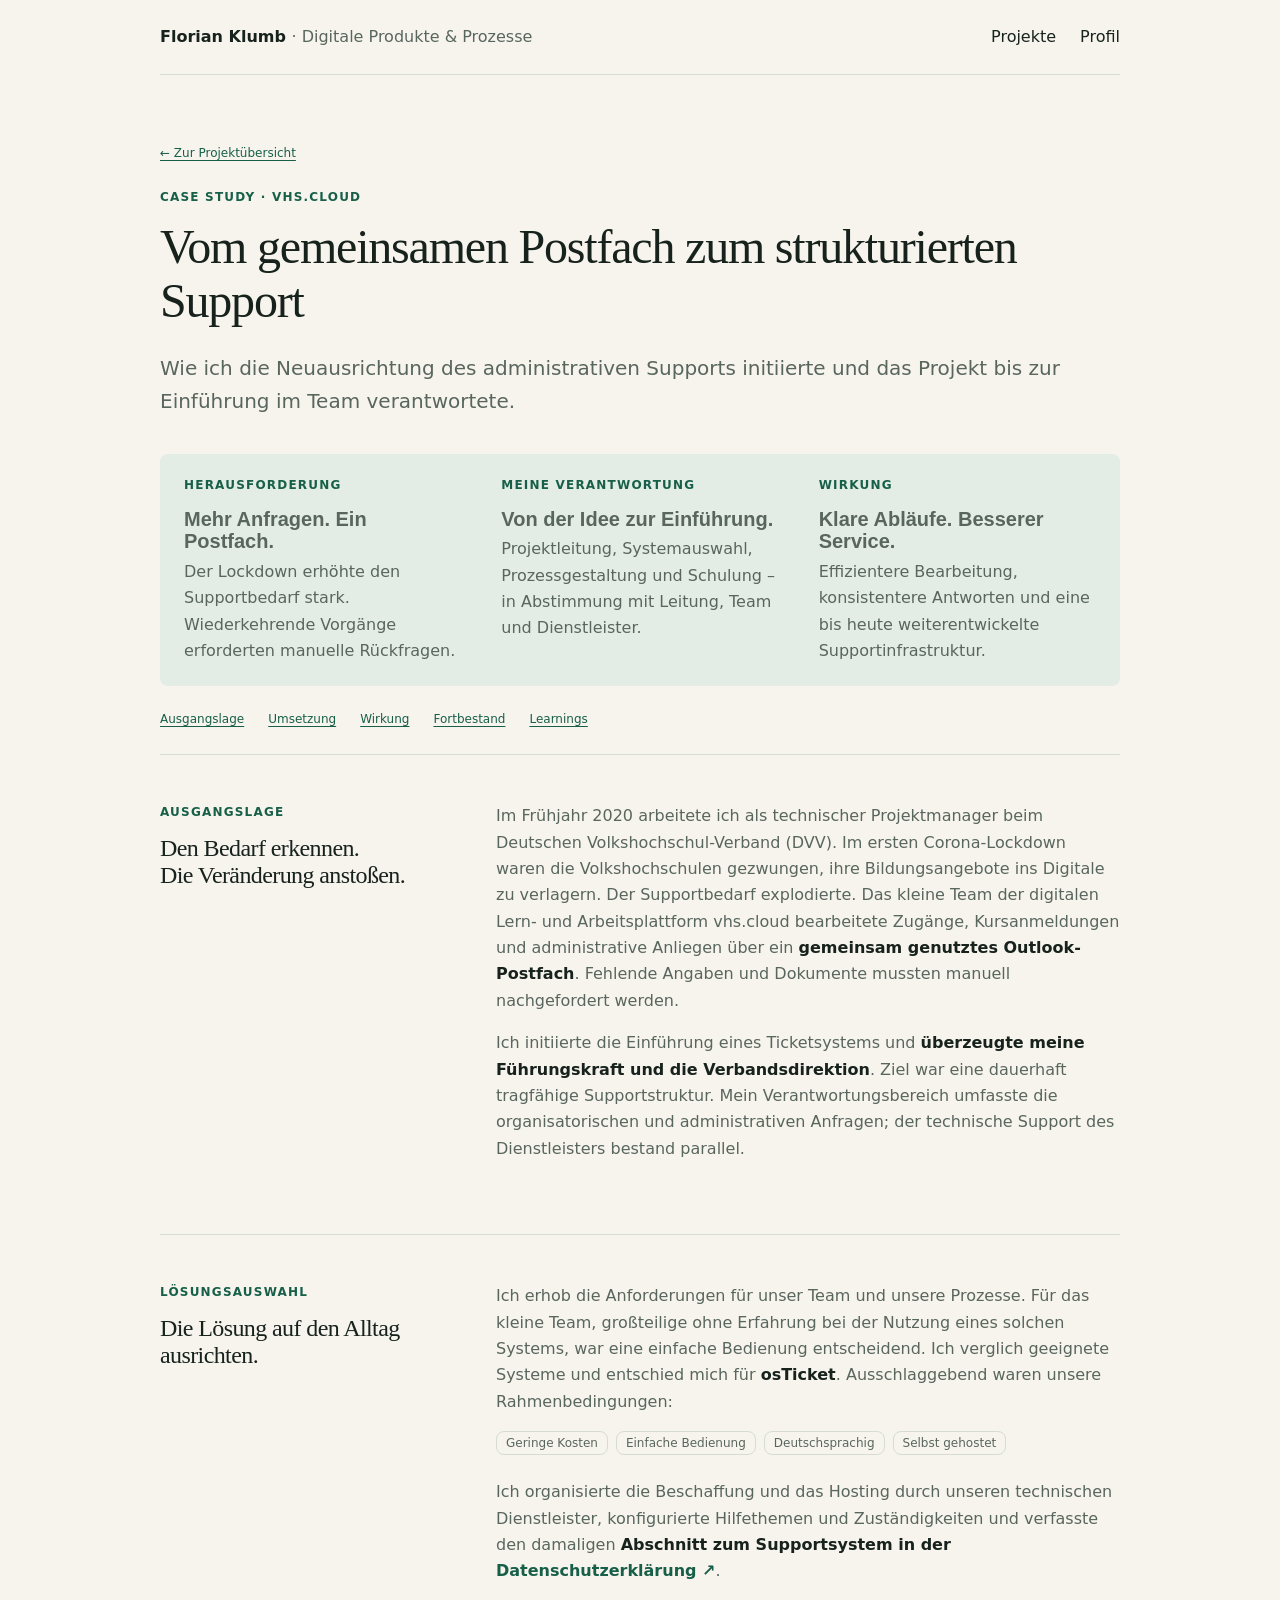
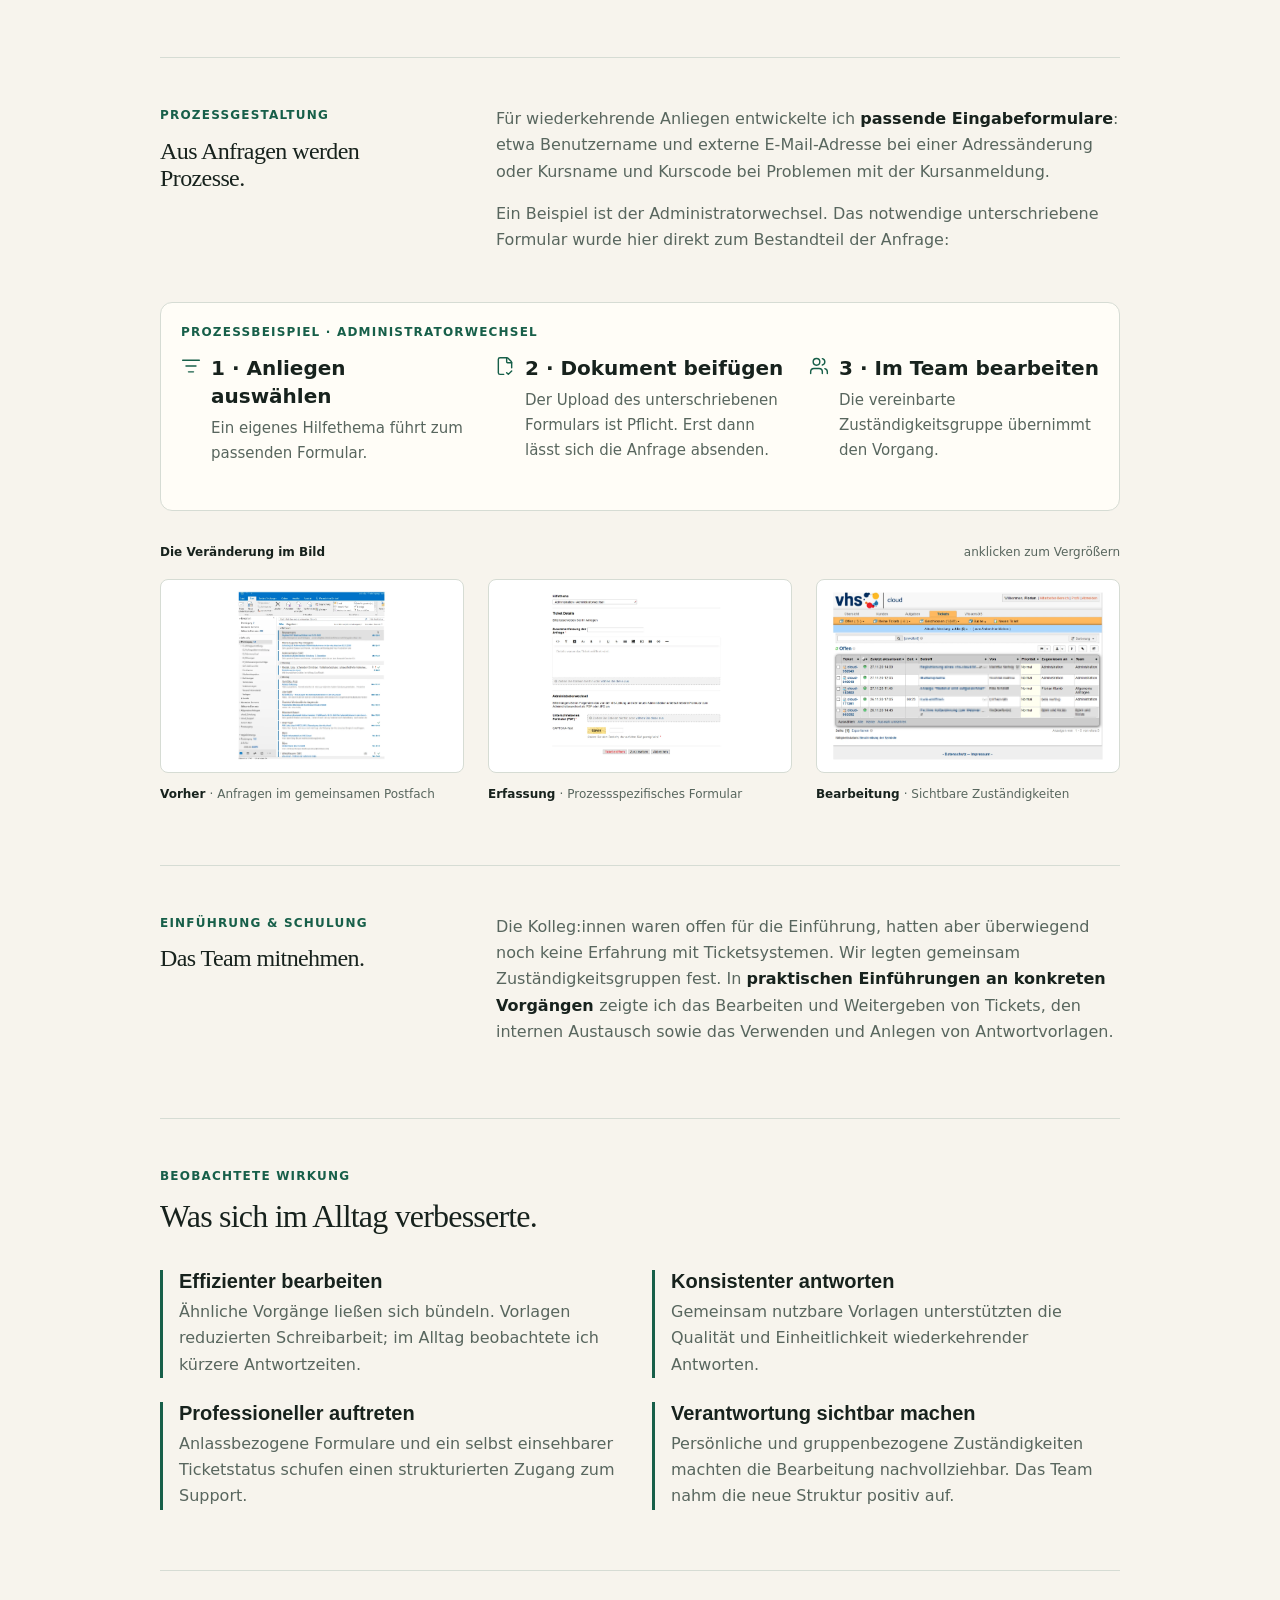
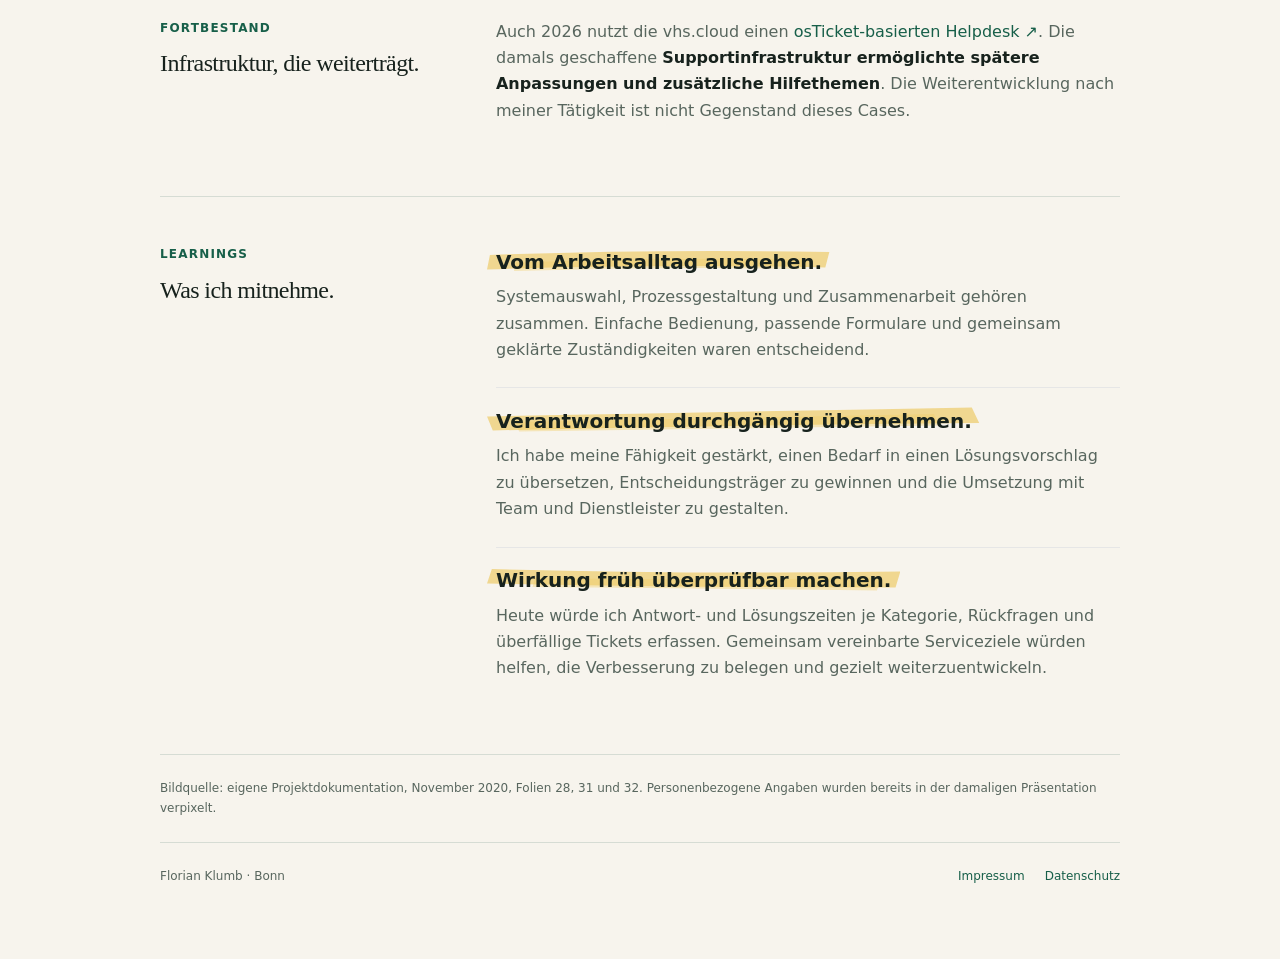
<file: case-vhs-cloud.html>
<!DOCTYPE html>
<html data-theme="light" lang="de">
 <head>
  <meta charset="utf-8"/>
  <meta content="width=device-width, initial-scale=1" name="viewport"/>
  <meta content="light" name="color-scheme"/>
  <title>
   vhs.cloud: Support neu organisiert · Florian Klumb
  </title>
  <script defer="" src="assets/site.js">
  </script>
  <meta content="Case Study vhs.cloud: Projektleitung, Prozessgestaltung und Einführung eines strukturierten Supports beim Deutschen Volkshochschul-Verband." name="description"/>
  <link href="assets/favicon.svg" rel="icon" type="image/svg+xml"/>
  <link href="assets/vendor/bulma-1.0.4.min.css" rel="stylesheet"/>
  <link href="assets/portfolio.css" rel="stylesheet"/>
 </head>
 <body>
  <a class="skip-link" href="#inhalt">
   Zum Inhalt
  </a>
  <div id="portfolio">
   <header class="section py-5">
    <div class="container is-max-desktop site-nav">
     <a class="brand" href="index.html">
      Florian Klumb
      <span class="brand-description">
       · Digitale Produkte &amp; Prozesse
      </span>
     </a>
     <nav aria-label="Hauptnavigation">
      <a href="index.html#portfolio-projekte">
       Projekte
      </a>
      <a href="index.html#portfolio-profil">
       Profil
      </a>
     </nav>
    </div>
   </header>
   <main class="section pt-5" id="inhalt" tabindex="-1">
    <div class="container is-max-desktop">
     <section class="case-header block">
      <a class="back-link" href="index.html#portfolio-projekte">
       ← Zur Projektübersicht
      </a>
      <div class="eyebrow">
       Case Study · vhs.cloud
      </div>
      <h1 class="title is-1 is-size-2-mobile is-spaced">
       Vom gemeinsamen Postfach zum strukturierten Support
      </h1>
      <p class="subtitle is-5">
       Wie ich die Neuausrichtung des administrativen Supports initiierte und das Projekt bis zur Einführung im Team verantwortete.
      </p>
     </section>
     <section aria-label="Das Projekt auf einen Blick" class="notification case-summary">
      <div class="columns is-variable is-5">
       <article class="column">
        <div class="eyebrow">
         Herausforderung
        </div>
        <h3 class="title is-5 is-family-primary">
         Mehr Anfragen. Ein Postfach.
        </h3>
        <p>
         Der Lockdown erhöhte den Supportbedarf stark. Wiederkehrende Vorgänge erforderten manuelle Rückfragen.
        </p>
       </article>
       <article class="column">
        <div class="eyebrow">
         Meine Verantwortung
        </div>
        <h3 class="title is-5 is-family-primary">
         Von der Idee zur Einführung.
        </h3>
        <p>
         Projektleitung, Systemauswahl, Prozessgestaltung und Schulung – in Abstimmung mit Leitung, Team und Dienstleister.
        </p>
       </article>
       <article class="column">
        <div class="eyebrow">
         Wirkung
        </div>
        <h3 class="title is-5 is-family-primary">
         Klare Abläufe. Besserer Service.
        </h3>
        <p>
         Effizientere Bearbeitung, konsistentere Antworten und eine bis heute weiterentwickelte Supportinfrastruktur.
        </p>
       </article>
      </div>
     </section>
     <nav aria-label="Abschnitte der Case Study" class="section-nav">
      <a href="#case-entscheidung">
       Ausgangslage
      </a>
      <a href="#case-umsetzung">
       Umsetzung
      </a>
      <a href="#case-wirkung">
       Wirkung
      </a>
      <a href="#case-fortbestand">
       Fortbestand
      </a>
      <a href="#case-learnings">
       Learnings
      </a>
     </nav>
     <section class="case-section" id="case-entscheidung">
      <div class="columns is-variable is-6">
       <div class="column is-one-third">
        <div class="eyebrow">
         Ausgangslage
        </div>
        <h2 class="title is-4">
         Den Bedarf erkennen.
         <br/>
         Die Veränderung anstoßen.
        </h2>
       </div>
       <div class="content column">
        <p>
         Im Frühjahr 2020 arbeitete ich als technischer Projektmanager beim Deutschen Volkshochschul-Verband (DVV). Im ersten Corona-Lockdown waren die Volkshochschulen gezwungen, ihre Bildungsangebote ins Digitale zu verlagern. Der Supportbedarf explodierte. Das kleine Team der digitalen Lern- und Arbeitsplattform vhs.cloud bearbeitete Zugänge, Kursanmeldungen und administrative Anliegen über ein
         <strong>gemeinsam genutztes Outlook-Postfach</strong>. Fehlende Angaben und Dokumente mussten manuell nachgefordert werden.
        </p>
        <p>
         Ich initiierte die Einführung eines Ticketsystems und
         <strong>überzeugte meine Führungskraft und die Verbandsdirektion</strong>. Ziel war eine dauerhaft tragfähige Supportstruktur. Mein Verantwortungsbereich umfasste die organisatorischen und administrativen Anfragen; der technische Support des Dienstleisters bestand parallel.
        </p>
       </div>
      </div>
     </section>
     <section class="case-section" id="case-umsetzung">
      <div class="columns is-variable is-6">
       <div class="column is-one-third">
        <div class="eyebrow">
         Lösungsauswahl
        </div>
        <h2 class="title is-4">
         Die Lösung auf den Alltag ausrichten.
        </h2>
       </div>
       <div class="content column">
        <p>
         Ich erhob die Anforderungen für unser Team und unsere Prozesse. Für das kleine Team, großteilige ohne Erfahrung bei der Nutzung eines solchen Systems, war eine einfache Bedienung entscheidend. Ich verglich geeignete Systeme und entschied mich für
         <strong>osTicket</strong>. Ausschlaggebend waren unsere Rahmenbedingungen:
        </p>
        <div class="tags">
         <span class="tag">
          Geringe Kosten
         </span>
         <span class="tag">
          Einfache Bedienung
         </span>
         <span class="tag">
          Deutschsprachig
         </span>
         <span class="tag">
          Selbst gehostet
         </span>
        </div>
        <p>
         Ich organisierte die Beschaffung und das Hosting durch unseren technischen Dienstleister, konfigurierte Hilfethemen und Zuständigkeiten und verfasste den damaligen
         <strong>Abschnitt zum Supportsystem in der <a href="https://www.vhs.cloud/wws/datenschutzerklaerung.php" rel="noopener noreferrer" target="_blank">Datenschutzerklärung ↗</a></strong>.
        </p>
       </div>
      </div>
     </section>
     <section class="case-section">
      <div class="columns is-variable is-6">
       <div class="column is-one-third">
        <div class="eyebrow">
         Prozessgestaltung
        </div>
        <h2 class="title is-4">
         Aus Anfragen werden Prozesse.
        </h2>
       </div>
       <div class="content column">
        <p>
         Für wiederkehrende Anliegen entwickelte ich
         <strong>passende Eingabeformulare</strong>: etwa Benutzername und externe E-Mail-Adresse bei einer Adressänderung oder Kursname und Kurscode bei Problemen mit der Kursanmeldung.
        </p>
        <p>
         Ein Beispiel ist der Administratorwechsel. Das notwendige unterschriebene Formular wurde hier direkt zum Bestandteil der Anfrage:
        </p>
       </div>
      </div>
      <div class="box process-overview">
       <div class="eyebrow">
        Prozessbeispiel · Administratorwechsel
       </div>
       <ol class="columns">
        <li class="column content is-small">
         <svg aria-hidden="true" class="symbol" fill="none" focusable="false" stroke="currentColor" stroke-linecap="round" stroke-linejoin="round" stroke-width="1.7" viewbox="0 0 24 24">
          <path d="M2 5h20">
          </path>
          <path d="M6 12h12">
          </path>
          <path d="M9 19h6">
          </path>
         </svg>
         <h3>
          1 · Anliegen auswählen
         </h3>
         <p>
          Ein eigenes Hilfethema führt zum passenden Formular.
         </p>
        </li>
        <li class="column content is-small">
         <svg aria-hidden="true" class="symbol" fill="none" focusable="false" stroke="currentColor" stroke-linecap="round" stroke-linejoin="round" stroke-width="1.7" viewbox="0 0 24 24">
          <path d="M10.5 22H6a2 2 0 0 1-2-2V4a2 2 0 0 1 2-2h8a2.4 2.4 0 0 1 1.706.706l3.588 3.588A2.4 2.4 0 0 1 20 8v6">
          </path>
          <path d="M14 2v5a1 1 0 0 0 1 1h5">
          </path>
          <path d="m14 20 2 2 4-4">
          </path>
         </svg>
         <h3>
          2 · Dokument beifügen
         </h3>
         <p>
          Der Upload des unterschriebenen Formulars ist Pflicht. Erst dann lässt sich die Anfrage absenden.
         </p>
        </li>
        <li class="column content is-small">
         <svg aria-hidden="true" class="symbol" fill="none" focusable="false" stroke="currentColor" stroke-linecap="round" stroke-linejoin="round" stroke-width="1.7" viewbox="0 0 24 24">
          <path d="M16 21v-2a4 4 0 0 0-4-4H6a4 4 0 0 0-4 4v2">
          </path>
          <path d="M16 3.128a4 4 0 0 1 0 7.744">
          </path>
          <path d="M22 21v-2a4 4 0 0 0-3-3.87">
          </path>
          <circle cx="9" cy="7" r="4">
          </circle>
         </svg>
         <h3>
          3 · Im Team bearbeiten
         </h3>
         <p>
          Die vereinbarte Zuständigkeitsgruppe übernimmt den Vorgang.
         </p>
        </li>
       </ol>
      </div>
      <div class="evidence-heading">
       <strong>
        Die Veränderung im Bild
       </strong>
       <span class="muted">
        anklicken zum Vergrößern
       </span>
      </div>
      <div class="columns is-multiline evidence-gallery">
       <div class="column is-one-third">
        <figure>
         <button aria-label="Outlook-Postfach vergrößern" class="image-trigger" data-image-open="" type="button">
          <img alt="Geteiltes Outlook-Postfach mit verpixelten Nachrichten" src="assets/geteiltes-outlook-postfach-mit-verpixelten-nachrichten-68521c9.webp"/>
         </button>
         <figcaption>
          <strong>
           Vorher
          </strong>
          · Anfragen im gemeinsamen Postfach
         </figcaption>
        </figure>
       </div>
       <div class="column is-one-third">
        <figure>
         <button aria-label="Administratorwechsel-Formular vergrößern" class="image-trigger" data-image-open="" type="button">
          <img alt="Formular für den Administratorwechsel mit verpflichtendem Dokumentupload" src="assets/formular-f-r-den-administratorwechsel-mit-verpflichtendem-dokumen-c0303dd.webp"/>
         </button>
         <figcaption>
          <strong>
           Erfassung
          </strong>
          · Prozessspezifisches Formular
         </figcaption>
        </figure>
       </div>
       <div class="column is-one-third">
        <figure>
         <button aria-label="Ticketübersicht vergrößern" class="image-trigger" data-image-open="" type="button">
          <img alt="Interne Ticketübersicht mit persönlicher und gruppenbezogener Zuweisung" src="assets/interne-ticket-bersicht-mit-pers-nlicher-und-gruppenbezogener-zuw-6637525.webp"/>
         </button>
         <figcaption>
          <strong>
           Bearbeitung
          </strong>
          · Sichtbare Zuständigkeiten
         </figcaption>
        </figure>
       </div>
      </div>
     </section>
     <section class="case-section">
      <div class="columns is-variable is-6">
       <div class="column is-one-third">
        <div class="eyebrow">
         Einführung &amp; Schulung
        </div>
        <h2 class="title is-4">
         Das Team mitnehmen.
        </h2>
       </div>
       <div class="content column">
        <p>
         Die Kolleg:innen waren offen für die Einführung, hatten aber überwiegend noch keine Erfahrung mit Ticketsystemen. Wir legten gemeinsam Zuständigkeitsgruppen fest. In
         <strong>
          praktischen Einführungen an konkreten Vorgängen
         </strong>
         zeigte ich das Bearbeiten und Weitergeben von Tickets, den internen Austausch sowie das Verwenden und Anlegen von Antwortvorlagen.
        </p>
       </div>
      </div>
     </section>
     <section class="case-section" id="case-wirkung">
      <div class="eyebrow">
       Beobachtete Wirkung
      </div>
      <h2 class="title is-3">
       Was sich im Alltag verbesserte.
      </h2>
      <div class="columns is-multiline">
       <div class="column is-half">
        <article class="impact-item">
         <h3 class="title is-5 is-family-primary">
          Effizienter bearbeiten
         </h3>
         <p>
          Ähnliche Vorgänge ließen sich bündeln. Vorlagen reduzierten Schreibarbeit; im Alltag beobachtete ich kürzere Antwortzeiten.
         </p>
        </article>
       </div>
       <div class="column is-half">
        <article class="impact-item">
         <h3 class="title is-5 is-family-primary">
          Konsistenter antworten
         </h3>
         <p>
          Gemeinsam nutzbare Vorlagen unterstützten die Qualität und Einheitlichkeit wiederkehrender Antworten.
         </p>
        </article>
       </div>
       <div class="column is-half">
        <article class="impact-item">
         <h3 class="title is-5 is-family-primary">
          Professioneller auftreten
         </h3>
         <p>
          Anlassbezogene Formulare und ein selbst einsehbarer Ticketstatus schufen einen strukturierten Zugang zum Support.
         </p>
        </article>
       </div>
       <div class="column is-half">
        <article class="impact-item">
         <h3 class="title is-5 is-family-primary">
          Verantwortung sichtbar machen
         </h3>
         <p>
          Persönliche und gruppenbezogene Zuständigkeiten machten die Bearbeitung nachvollziehbar. Das Team nahm die neue Struktur positiv auf.
         </p>
        </article>
       </div>
      </div>
     </section>
     <section class="case-section" id="case-fortbestand">
      <div class="columns is-variable is-6">
       <div class="column is-one-third">
        <div class="eyebrow">
         Fortbestand
        </div>
        <h2 class="title is-4">
         Infrastruktur, die weiterträgt.
        </h2>
       </div>
       <div class="content column">
        <p>
         Auch 2026 nutzt die vhs.cloud einen <a href="https://ticket.vhs.cloud/index.php" rel="noopener noreferrer" target="_blank">osTicket-basierten Helpdesk ↗</a>. Die damals geschaffene
         <strong>Supportinfrastruktur ermöglichte spätere Anpassungen und zusätzliche Hilfethemen</strong>. Die Weiterentwicklung nach meiner Tätigkeit ist nicht Gegenstand dieses Cases.
        </p>
       </div>
      </div>
     </section>
     <section class="case-section" id="case-learnings">
      <div class="columns is-variable is-6">
       <div class="column is-one-third">
        <div class="eyebrow">
         Learnings
        </div>
        <h2 class="title is-4">
         Was ich mitnehme.
        </h2>
       </div>
       <div class="content column">
        <article class="media">
         <div class="media-content">
          <h3>
           <span class="marker-text">Vom Arbeitsalltag ausgehen.</span>
          </h3>
          <p>
           Systemauswahl, Prozessgestaltung und Zusammenarbeit gehören zusammen. Einfache Bedienung, passende Formulare und gemeinsam geklärte Zuständigkeiten waren entscheidend.
          </p>
         </div>
        </article>
        <article class="media">
         <div class="media-content">
          <h3>
           <span class="marker-text">Verantwortung durchgängig übernehmen.</span>
          </h3>
          <p>
           Ich habe meine Fähigkeit gestärkt, einen Bedarf in einen Lösungsvorschlag zu übersetzen, Entscheidungsträger zu gewinnen und die Umsetzung mit Team und Dienstleister zu gestalten.
          </p>
         </div>
        </article>
        <article class="media">
         <div class="media-content">
          <h3>
           <span class="marker-text">Wirkung früh überprüfbar machen.</span>
          </h3>
          <p>
           Heute würde ich Antwort- und Lösungszeiten je Kategorie, Rückfragen und überfällige Tickets erfassen. Gemeinsam vereinbarte Serviceziele würden helfen, die Verbesserung zu belegen und gezielt weiterzuentwickeln.
          </p>
         </div>
        </article>
       </div>
      </div>
     </section>
     <p class="help note">
      Bildquelle: eigene Projektdokumentation, November 2020, Folien 28, 31 und 32. Personenbezogene Angaben wurden bereits in der damaligen Präsentation verpixelt.
     </p>
     <footer class="site-footer">
      <span>Florian Klumb · Bonn</span>
      <nav aria-label="Fußnavigation" class="footer-links">
       <a href="impressum.html">Impressum</a>
       <a href="datenschutz.html">Datenschutz</a>
      </nav>
     </footer>
    </div>
   </main>
   <dialog aria-labelledby="portfolio-image-caption" class="image-dialog" data-image-dialog="">
    <div class="image-dialog__header">
     <p data-image-caption="" id="portfolio-image-caption">
     </p>
     <button aria-label="Bildansicht schließen" class="button image-dialog__close" data-close-image="" type="button">
      ×
     </button>
    </div>
    <div class="image-dialog__body" data-image-scroll="">
     <img alt=""/>
    </div>
   </dialog>
  </div>
 </body>
</html>
</file>
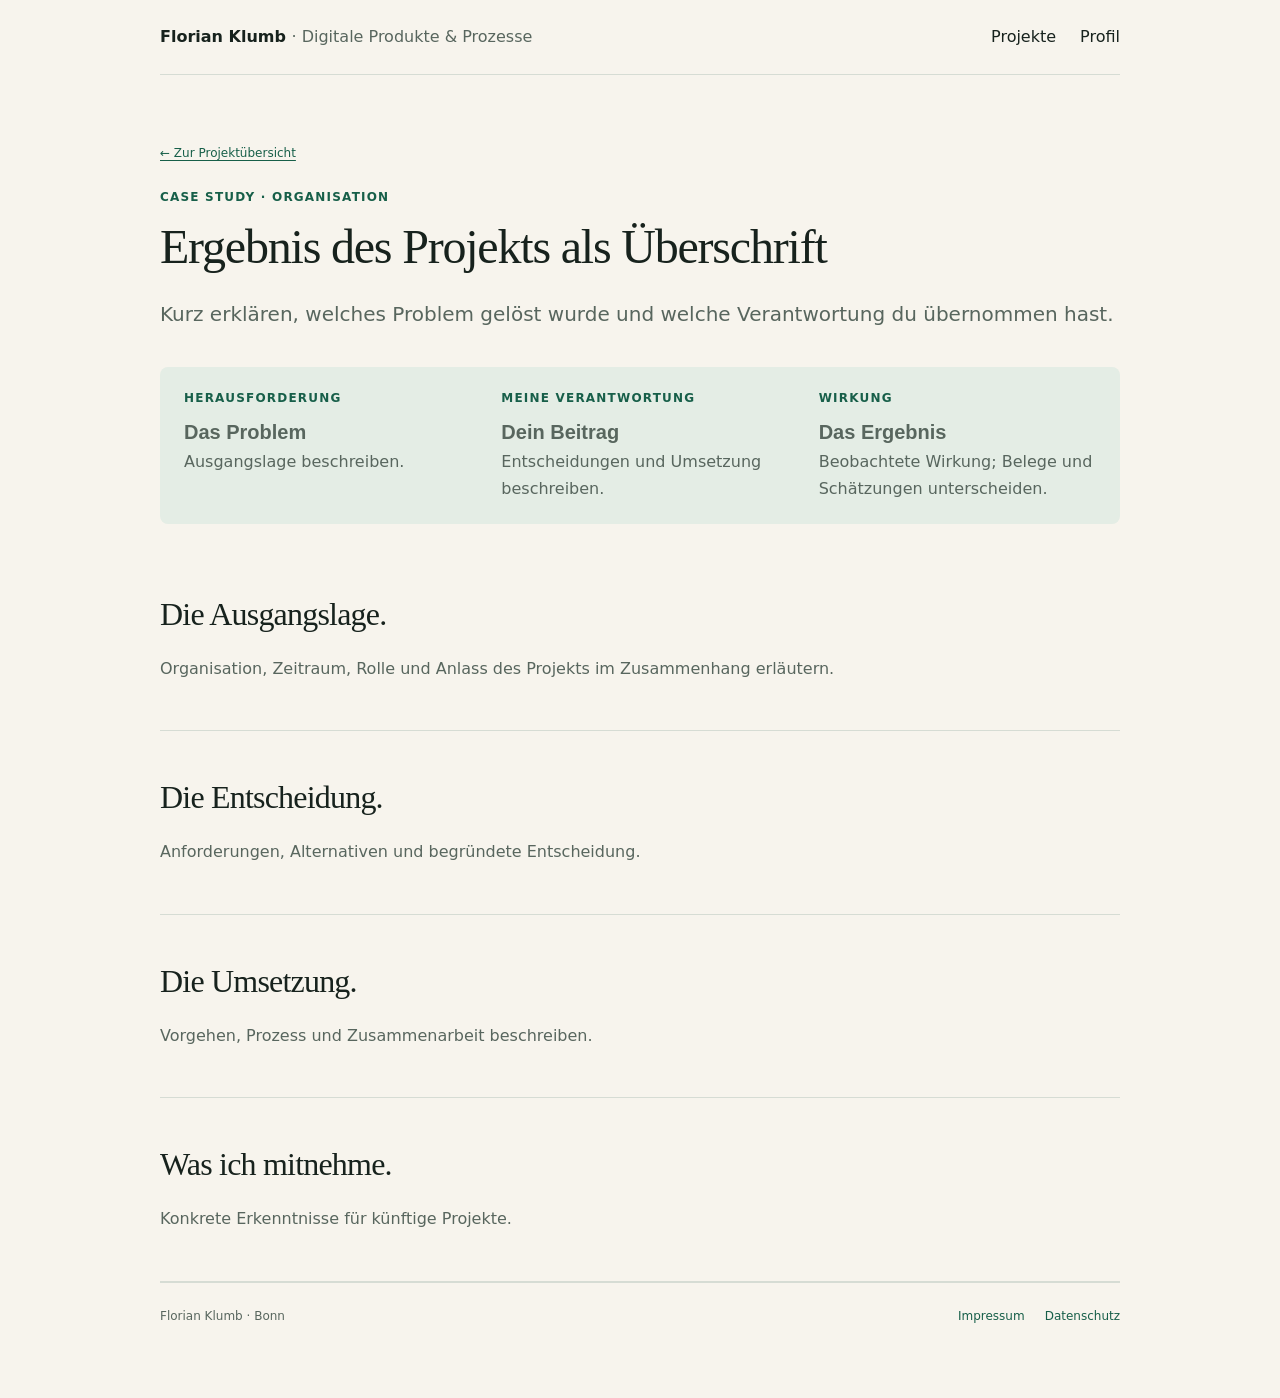
<file: case-vorlage.html>
<!DOCTYPE html>
<html data-theme="light" lang="de">
 <head>
  <meta charset="utf-8"/>
  <meta content="width=device-width, initial-scale=1" name="viewport"/>
  <meta content="light" name="color-scheme"/>
  <title>
   Case-Vorlage · Florian Klumb
  </title>
  <script defer="" src="assets/site.js">
  </script>
  <meta content="Vorlage für eine neue Portfolio-Case-Study." name="description"/>
  <link href="assets/favicon.svg" rel="icon" type="image/svg+xml"/>
  <link href="assets/vendor/bulma-1.0.4.min.css" rel="stylesheet"/>
  <link href="assets/portfolio.css" rel="stylesheet"/>
 </head>
 <body>
  <a class="skip-link" href="#inhalt">
   Zum Inhalt
  </a>
  <div id="portfolio">
   <header class="section py-5">
    <div class="container is-max-desktop site-nav">
     <a class="brand" href="index.html">
      Florian Klumb
      <span class="brand-description">
       · Digitale Produkte &amp; Prozesse
      </span>
     </a>
     <nav aria-label="Hauptnavigation">
      <a href="index.html#portfolio-projekte">
       Projekte
      </a>
      <a href="index.html#portfolio-profil">
       Profil
      </a>
     </nav>
    </div>
   </header>
   <main class="section pt-5" id="inhalt" tabindex="-1">
    <div class="container is-max-desktop">
     <section class="case-header block">
      <a class="back-link" href="index.html#portfolio-projekte">
       ← Zur Projektübersicht
      </a>
      <div class="eyebrow">
       Case Study · Organisation
      </div>
      <h1 class="title is-1 is-size-2-mobile is-spaced">
       Ergebnis des Projekts als Überschrift
      </h1>
      <p class="subtitle is-5">
       Kurz erklären, welches Problem gelöst wurde und welche Verantwortung du übernommen hast.
      </p>
     </section>
     <section aria-label="Projekt im Überblick" class="notification case-summary">
      <div class="columns is-variable is-5">
       <article class="column">
        <div class="eyebrow">
         Herausforderung
        </div>
        <h3 class="title is-5 is-family-primary">
         Das Problem
        </h3>
        <p>
         Ausgangslage beschreiben.
        </p>
       </article>
       <article class="column">
        <div class="eyebrow">
         Meine Verantwortung
        </div>
        <h3 class="title is-5 is-family-primary">
         Dein Beitrag
        </h3>
        <p>
         Entscheidungen und Umsetzung beschreiben.
        </p>
       </article>
       <article class="column">
        <div class="eyebrow">
         Wirkung
        </div>
        <h3 class="title is-5 is-family-primary">
         Das Ergebnis
        </h3>
        <p>
         Beobachtete Wirkung; Belege und Schätzungen unterscheiden.
        </p>
       </article>
      </div>
     </section>
     <section class="case-section">
      <h2 class="title is-3">
       Die Ausgangslage.
      </h2>
      <div class="content">
       <p>
        Organisation, Zeitraum, Rolle und Anlass des Projekts im Zusammenhang erläutern.
       </p>
      </div>
     </section>
     <section class="case-section">
      <h2 class="title is-3">
       Die Entscheidung.
      </h2>
      <div class="content">
       <p>
        Anforderungen, Alternativen und begründete Entscheidung.
       </p>
      </div>
     </section>
     <section class="case-section">
      <h2 class="title is-3">
       Die Umsetzung.
      </h2>
      <div class="content">
       <p>
        Vorgehen, Prozess und Zusammenarbeit beschreiben.
       </p>
      </div>
     </section>
     <section class="case-section">
      <h2 class="title is-3">
       Was ich mitnehme.
      </h2>
      <div class="content">
       <p>
        Konkrete Erkenntnisse für künftige Projekte.
       </p>
      </div>
     </section>
     <footer class="site-footer">
      <span>Florian Klumb · Bonn</span>
      <nav aria-label="Fußnavigation" class="footer-links">
       <a href="impressum.html">Impressum</a>
       <a href="datenschutz.html">Datenschutz</a>
      </nav>
     </footer>
    </div>
   </main>
   <dialog aria-labelledby="portfolio-image-caption" class="image-dialog" data-image-dialog="">
    <div class="image-dialog__header">
     <p data-image-caption="" id="portfolio-image-caption">
     </p>
     <button aria-label="Bildansicht schließen" class="button image-dialog__close" data-close-image="" type="button">
      ×
     </button>
    </div>
    <div class="image-dialog__body" data-image-scroll="">
     <img alt=""/>
    </div>
   </dialog>
  </div>
 </body>
</html>
</file>
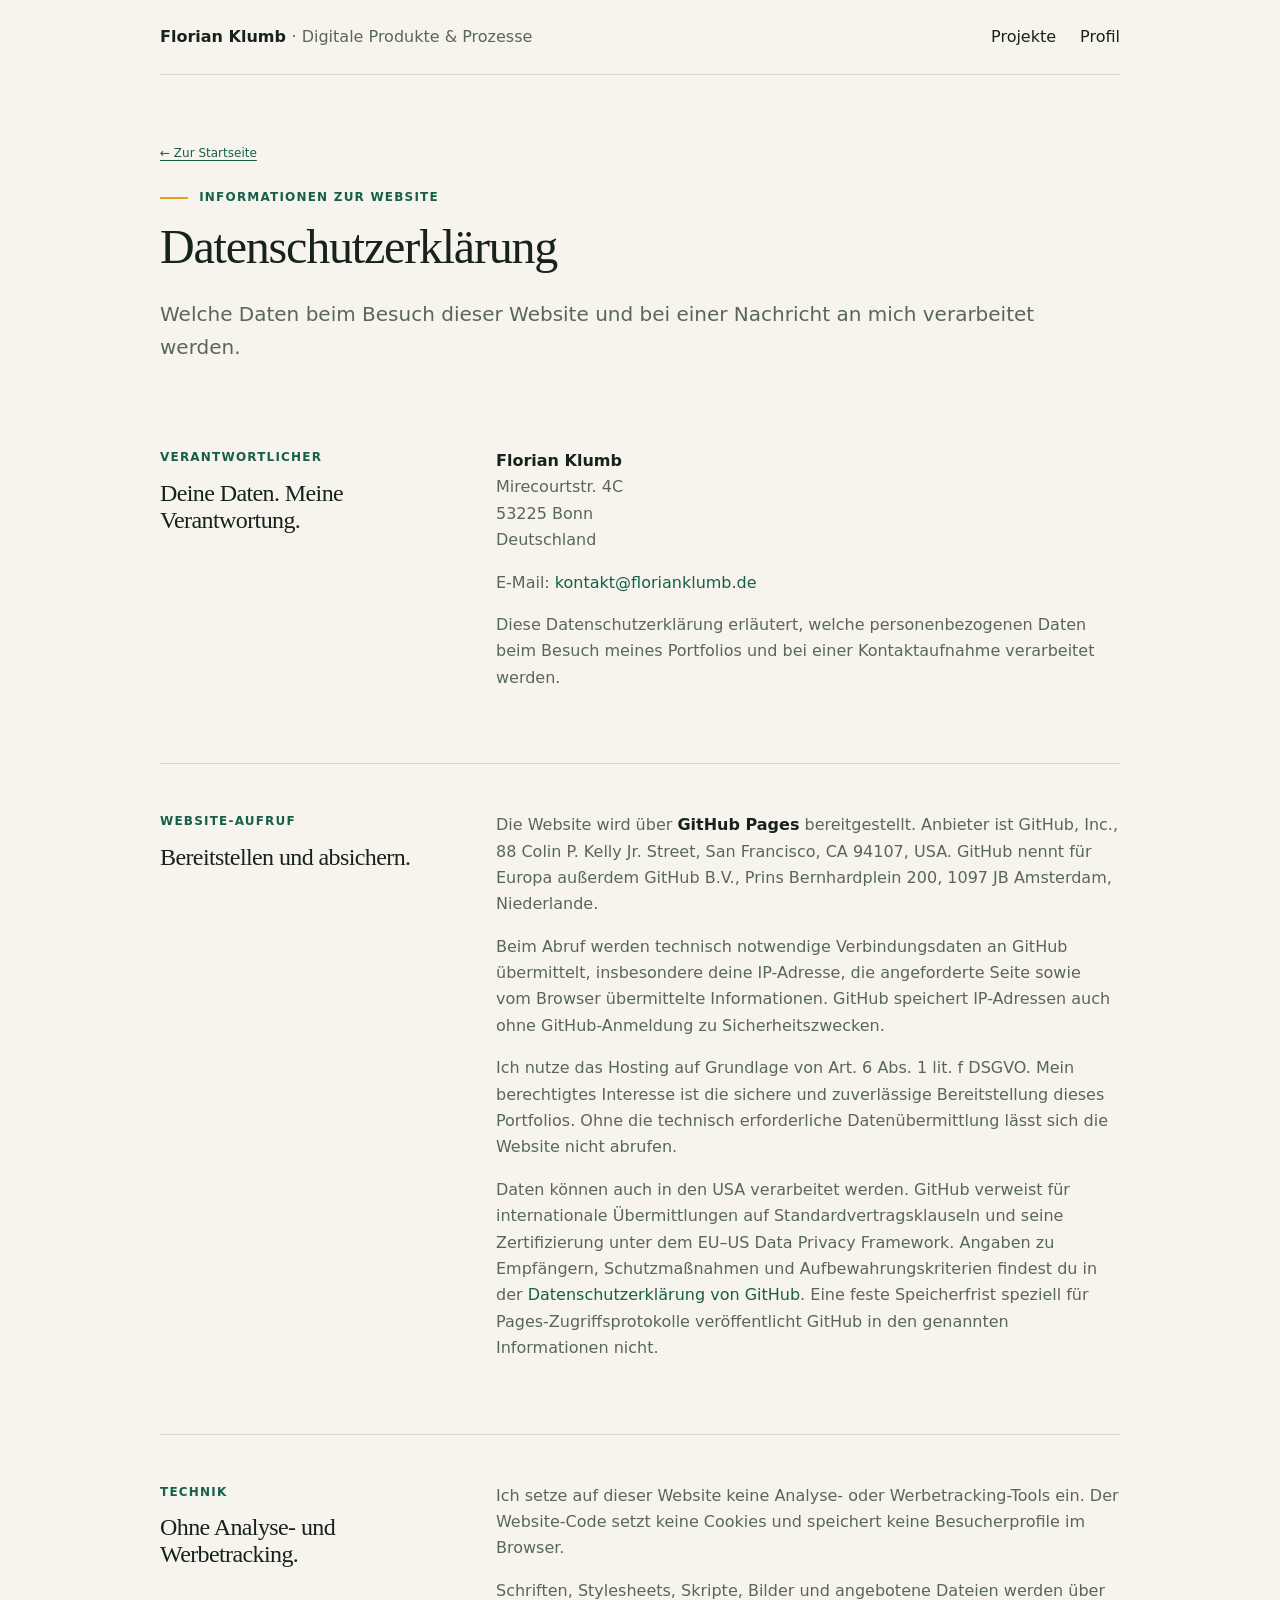
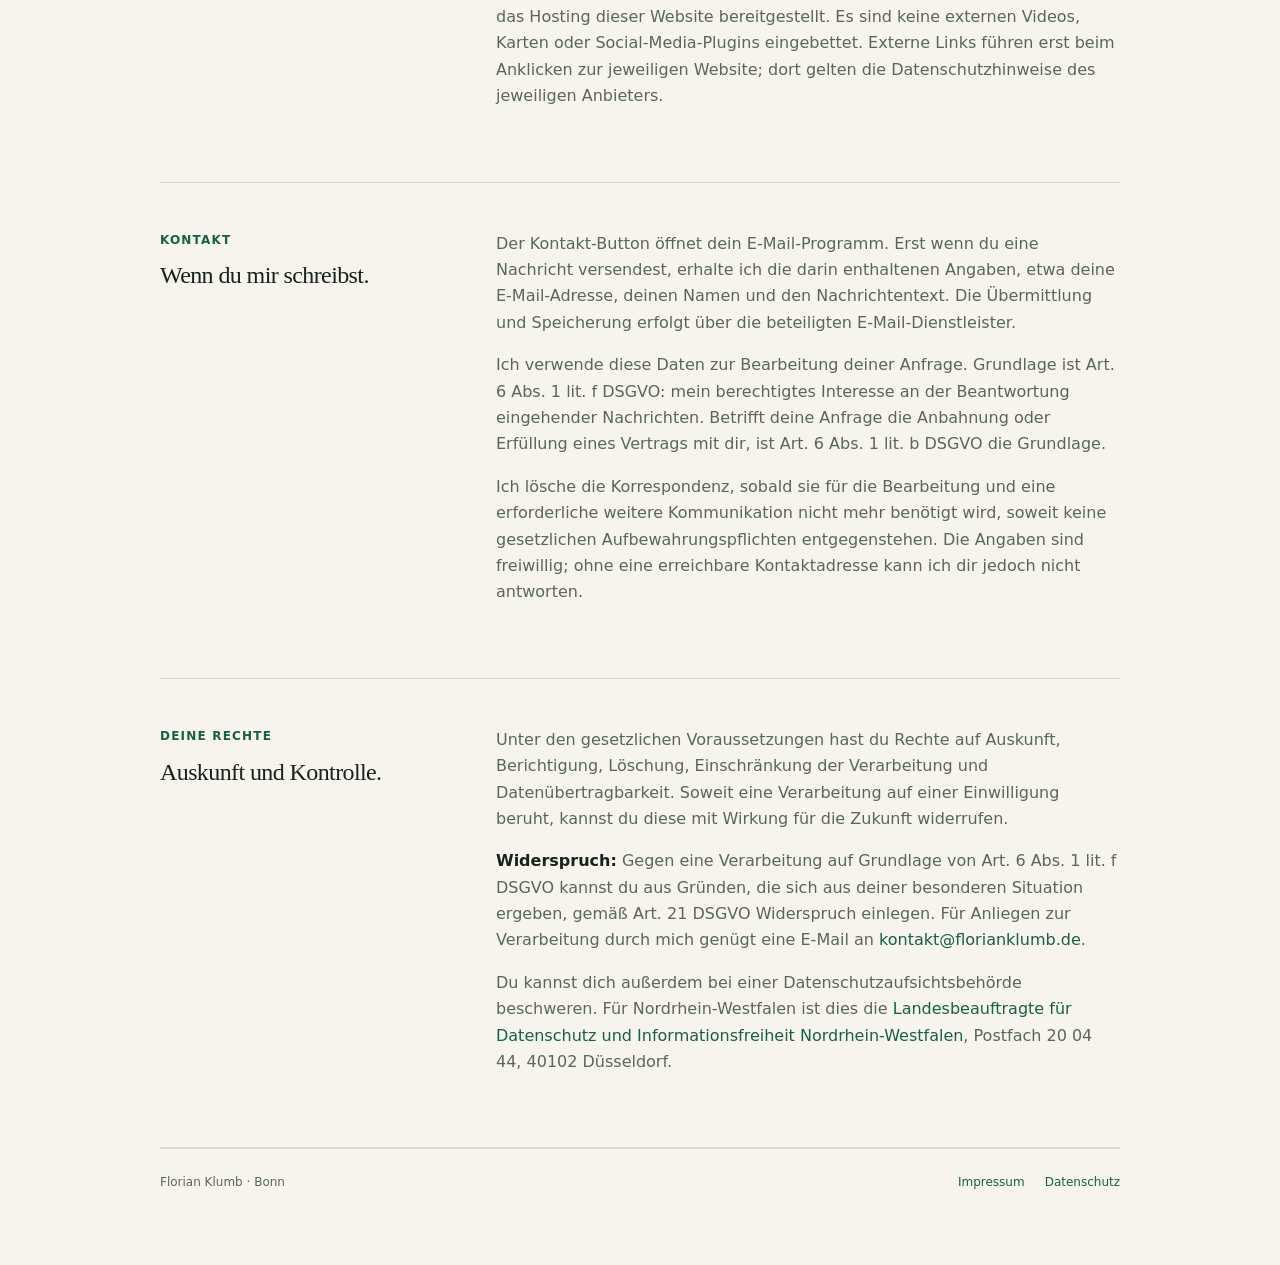
<file: datenschutz.html>
<!DOCTYPE html>
<html data-theme="light" lang="de">
 <head>
  <meta charset="utf-8"/>
  <meta content="width=device-width, initial-scale=1" name="viewport"/>
  <meta content="light" name="color-scheme"/>
  <title>Datenschutzerklärung · Florian Klumb</title>
  <meta name="description" content="Welche Daten beim Besuch dieser Website und bei einer Nachricht an mich verarbeitet werden."/>
  <link href="assets/favicon.svg" rel="icon" type="image/svg+xml"/>
  <link href="assets/vendor/bulma-1.0.4.min.css" rel="stylesheet"/>
  <link href="assets/portfolio.css" rel="stylesheet"/>
 </head>
 <body>
  <a class="skip-link" href="#inhalt">
   Zum Inhalt
  </a>
  <div id="portfolio">
   <header class="section py-5">
    <div class="container is-max-desktop site-nav">
     <a class="brand" href="index.html">
      Florian Klumb
      <span class="brand-description">
       · Digitale Produkte &amp; Prozesse
      </span>
     </a>
     <nav aria-label="Hauptnavigation">
      <a href="index.html#portfolio-projekte">
       Projekte
      </a>
      <a href="index.html#portfolio-profil">
       Profil
      </a>
     </nav>
    </div>
   </header>
   <main class="section pt-5 legal-page" id="inhalt" tabindex="-1">
    <div class="container is-max-desktop">
     <section class="case-header block">
      <a class="back-link" href="index.html">← Zur Startseite</a>
      <div class="eyebrow accent-eyebrow">Informationen zur Website</div>
      <h1 class="title is-1 is-size-2-mobile is-spaced">Datenschutzerklärung</h1>
      <p class="subtitle is-5">Welche Daten beim Besuch dieser Website und bei einer Nachricht an mich verarbeitet werden.</p>
     </section>
     <section class="case-section">
      <div class="columns is-variable is-6">
       <div class="column is-one-third">
        <div class="eyebrow">Verantwortlicher</div>
        <h2 class="title is-4">Deine Daten. Meine Verantwortung.</h2>
       </div>
       <div class="content column"><p><strong>Florian Klumb</strong><br/>Mirecourtstr. 4C<br/>53225 Bonn<br/>Deutschland</p>
        <p>E-Mail: <a href="mailto:kontakt@florianklumb.de">kontakt@florianklumb.de</a></p><p>Diese Datenschutzerklärung erläutert, welche personenbezogenen Daten beim Besuch meines Portfolios und bei einer Kontaktaufnahme verarbeitet werden.</p></div>
      </div>
     </section>     <section class="case-section">
      <div class="columns is-variable is-6">
       <div class="column is-one-third">
        <div class="eyebrow">Website-Aufruf</div>
        <h2 class="title is-4">Bereitstellen und absichern.</h2>
       </div>
       <div class="content column"><p>Die Website wird über <strong>GitHub Pages</strong> bereitgestellt. Anbieter ist GitHub, Inc., 88 Colin P. Kelly Jr. Street, San Francisco, CA 94107, USA. GitHub nennt für Europa außerdem GitHub B.V., Prins Bernhardplein 200, 1097 JB Amsterdam, Niederlande.</p>
        <p>Beim Abruf werden technisch notwendige Verbindungsdaten an GitHub übermittelt, insbesondere deine IP-Adresse, die angeforderte Seite sowie vom Browser übermittelte Informationen. GitHub speichert IP-Adressen auch ohne GitHub-Anmeldung zu Sicherheitszwecken.</p>
        <p>Ich nutze das Hosting auf Grundlage von Art. 6 Abs. 1 lit. f DSGVO. Mein berechtigtes Interesse ist die sichere und zuverlässige Bereitstellung dieses Portfolios. Ohne die technisch erforderliche Datenübermittlung lässt sich die Website nicht abrufen.</p>
        <p>Daten können auch in den USA verarbeitet werden. GitHub verweist für internationale Übermittlungen auf Standardvertragsklauseln und seine Zertifizierung unter dem EU–US Data Privacy Framework. Angaben zu Empfängern, Schutzmaßnahmen und Aufbewahrungskriterien findest du in der <a href="https://docs.github.com/en/site-policy/privacy-policies/github-general-privacy-statement">Datenschutzerklärung von GitHub</a>. Eine feste Speicherfrist speziell für Pages-Zugriffsprotokolle veröffentlicht GitHub in den genannten Informationen nicht.</p></div>
      </div>
     </section>     <section class="case-section">
      <div class="columns is-variable is-6">
       <div class="column is-one-third">
        <div class="eyebrow">Technik</div>
        <h2 class="title is-4">Ohne Analyse- und Werbetracking.</h2>
       </div>
       <div class="content column"><p>Ich setze auf dieser Website keine Analyse- oder Werbetracking-Tools ein. Der Website-Code setzt keine Cookies und speichert keine Besucherprofile im Browser.</p>
        <p>Schriften, Stylesheets, Skripte, Bilder und angebotene Dateien werden über das Hosting dieser Website bereitgestellt. Es sind keine externen Videos, Karten oder Social-Media-Plugins eingebettet. Externe Links führen erst beim Anklicken zur jeweiligen Website; dort gelten die Datenschutzhinweise des jeweiligen Anbieters.</p></div>
      </div>
     </section>     <section class="case-section">
      <div class="columns is-variable is-6">
       <div class="column is-one-third">
        <div class="eyebrow">Kontakt</div>
        <h2 class="title is-4">Wenn du mir schreibst.</h2>
       </div>
       <div class="content column"><p>Der Kontakt-Button öffnet dein E-Mail-Programm. Erst wenn du eine Nachricht versendest, erhalte ich die darin enthaltenen Angaben, etwa deine E-Mail-Adresse, deinen Namen und den Nachrichtentext. Die Übermittlung und Speicherung erfolgt über die beteiligten E-Mail-Dienstleister.</p>
        <p>Ich verwende diese Daten zur Bearbeitung deiner Anfrage. Grundlage ist Art. 6 Abs. 1 lit. f DSGVO: mein berechtigtes Interesse an der Beantwortung eingehender Nachrichten. Betrifft deine Anfrage die Anbahnung oder Erfüllung eines Vertrags mit dir, ist Art. 6 Abs. 1 lit. b DSGVO die Grundlage.</p>
        <p>Ich lösche die Korrespondenz, sobald sie für die Bearbeitung und eine erforderliche weitere Kommunikation nicht mehr benötigt wird, soweit keine gesetzlichen Aufbewahrungspflichten entgegenstehen. Die Angaben sind freiwillig; ohne eine erreichbare Kontaktadresse kann ich dir jedoch nicht antworten.</p></div>
      </div>
     </section>     <section class="case-section">
      <div class="columns is-variable is-6">
       <div class="column is-one-third">
        <div class="eyebrow">Deine Rechte</div>
        <h2 class="title is-4">Auskunft und Kontrolle.</h2>
       </div>
       <div class="content column"><p>Unter den gesetzlichen Voraussetzungen hast du Rechte auf Auskunft, Berichtigung, Löschung, Einschränkung der Verarbeitung und Datenübertragbarkeit. Soweit eine Verarbeitung auf einer Einwilligung beruht, kannst du diese mit Wirkung für die Zukunft widerrufen.</p>
        <p><strong>Widerspruch:</strong> Gegen eine Verarbeitung auf Grundlage von Art. 6 Abs. 1 lit. f DSGVO kannst du aus Gründen, die sich aus deiner besonderen Situation ergeben, gemäß Art. 21 DSGVO Widerspruch einlegen. Für Anliegen zur Verarbeitung durch mich genügt eine E-Mail an <a href="mailto:kontakt@florianklumb.de">kontakt@florianklumb.de</a>.</p>
        <p>Du kannst dich außerdem bei einer Datenschutzaufsichtsbehörde beschweren. Für Nordrhein-Westfalen ist dies die <a href="https://www.ldi.nrw.de/kontakt">Landesbeauftragte für Datenschutz und Informationsfreiheit Nordrhein-Westfalen</a>, Postfach 20 04 44, 40102 Düsseldorf.</p></div>
      </div>
     </section>
     <footer class="site-footer">
      <span>Florian Klumb · Bonn</span>
      <nav aria-label="Fußnavigation" class="footer-links">
       <a href="impressum.html">Impressum</a>
       <a href="datenschutz.html">Datenschutz</a>
      </nav>
     </footer>
    </div>
   </main>
  </div>
 </body>
</html>
</file>
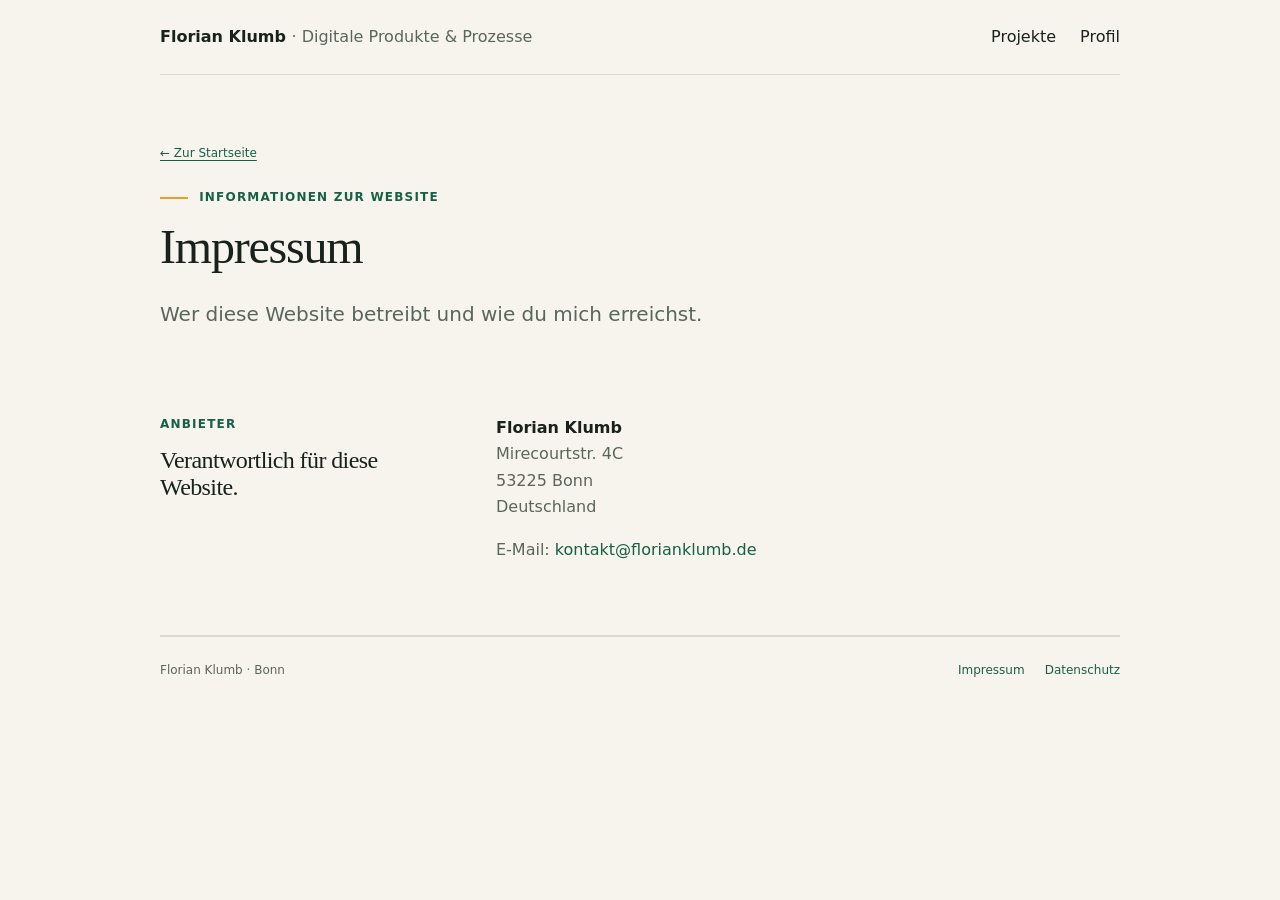
<file: impressum.html>
<!DOCTYPE html>
<html data-theme="light" lang="de">
 <head>
  <meta charset="utf-8"/>
  <meta content="width=device-width, initial-scale=1" name="viewport"/>
  <meta content="light" name="color-scheme"/>
  <title>Impressum · Florian Klumb</title>
  <meta name="description" content="Wer diese Website betreibt und wie du mich erreichst."/>
  <link href="assets/favicon.svg" rel="icon" type="image/svg+xml"/>
  <link href="assets/vendor/bulma-1.0.4.min.css" rel="stylesheet"/>
  <link href="assets/portfolio.css" rel="stylesheet"/>
 </head>
 <body>
  <a class="skip-link" href="#inhalt">
   Zum Inhalt
  </a>
  <div id="portfolio">
   <header class="section py-5">
    <div class="container is-max-desktop site-nav">
     <a class="brand" href="index.html">
      Florian Klumb
      <span class="brand-description">
       · Digitale Produkte &amp; Prozesse
      </span>
     </a>
     <nav aria-label="Hauptnavigation">
      <a href="index.html#portfolio-projekte">
       Projekte
      </a>
      <a href="index.html#portfolio-profil">
       Profil
      </a>
     </nav>
    </div>
   </header>
   <main class="section pt-5 legal-page" id="inhalt" tabindex="-1">
    <div class="container is-max-desktop">
     <section class="case-header block">
      <a class="back-link" href="index.html">← Zur Startseite</a>
      <div class="eyebrow accent-eyebrow">Informationen zur Website</div>
      <h1 class="title is-1 is-size-2-mobile is-spaced">Impressum</h1>
      <p class="subtitle is-5">Wer diese Website betreibt und wie du mich erreichst.</p>
     </section>
     <section class="case-section">
      <div class="columns is-variable is-6">
       <div class="column is-one-third">
        <div class="eyebrow">Anbieter</div>
        <h2 class="title is-4">Verantwortlich für diese Website.</h2>
       </div>
       <div class="content column"><p><strong>Florian Klumb</strong><br/>Mirecourtstr. 4C<br/>53225 Bonn<br/>Deutschland</p>
        <p>E-Mail: <a href="mailto:kontakt@florianklumb.de">kontakt@florianklumb.de</a></p></div>
      </div>
     </section>
     <footer class="site-footer">
      <span>Florian Klumb · Bonn</span>
      <nav aria-label="Fußnavigation" class="footer-links">
       <a href="impressum.html">Impressum</a>
       <a href="datenschutz.html">Datenschutz</a>
      </nav>
     </footer>
    </div>
   </main>
  </div>
 </body>
</html>
</file>
<file: assets/portfolio.css>
/* Bulma 1.0.4 supplies the layout, text rhythm, cards, buttons and spacing scale.
   This file contains the portfolio theme and its genuinely specific components.
   No styles are embedded in HTML. Breakpoint: Bulma tablet, 769px. */

/* 1. Theme: shared colors and Bulma component variables */
:root[data-theme="light"] {
  --paper: #f7f4ed; --white: #fffdf7; --ink: #17221d; --muted: #58665e; --green: #175f49; --soft: #e4ede5;
  --sand: #eeeae1; --line: #d6dcd4; --bulma-family-primary: system-ui, sans-serif;
  --bulma-body-background-color: var(--paper); --bulma-body-color: var(--muted);
  --bulma-body-line-height: 1.65; --bulma-text: var(--muted); --bulma-text-strong: var(--ink);
  --bulma-link-text: var(--green); --bulma-border: var(--line); --bulma-primary-h: 162;
  --bulma-primary-s: 61%; --bulma-primary-l: 23%; --bulma-success-h: 162; --bulma-success-s: 61%;
  --bulma-success-l: 23%; --bulma-radius: .5rem; --bulma-radius-large: .75rem;
  --bulma-weight-semibold: 600; color-scheme: light;
}
html { scroll-behavior: smooth; }
body { background: var(--paper); }
a { text-underline-offset: .25em; }
a:hover { text-decoration: underline; }
button { cursor: pointer; font: inherit; }
button, a { touch-action: manipulation; }
:focus-visible { outline: 3px solid var(--green); outline-offset: 4px; }
[hidden] { display: none !important; }
.title {
  --bulma-title-weight: 400; --bulma-title-color: var(--ink); font-family: Georgia, serif;
  letter-spacing: -.025em;
}
.title.is-family-primary { --bulma-title-weight: 600; letter-spacing: 0; }
.subtitle { --bulma-subtitle-line-height: 1.65; }
.content { --bulma-content-heading-weight: 600; }
.content h3 { font-size: var(--bulma-size-5); }
.box {
  --bulma-box-background-color: var(--white); --bulma-box-shadow: none; border: 1px solid var(--line);
}
.card {
  --bulma-card-background-color: var(--paper); --bulma-card-shadow: none; --bulma-card-radius: 1rem;
  border: 1px solid var(--line);
}
.button { min-height: 2.75rem; }
.button.is-dark { background: var(--ink); color: var(--white); border-color: var(--ink); }
.button.is-outlined { color: var(--ink); border-color: var(--line); background: transparent; }
.button:hover { text-decoration: none; }
.tag:not(.is-success) { background: transparent; color: var(--muted); border: 1px solid var(--line); }
.eyebrow {
  color: var(--green); font-size: var(--bulma-size-7); font-weight: 600; letter-spacing: .1em;
  text-transform: uppercase; margin-bottom: .75rem;
}
.muted, .note { color: var(--muted); }
.symbol { width: 1.25em; height: 1.25em; flex-shrink: 0; vertical-align: middle; }
.skip-link {
  position: fixed; top: 1rem; left: 1rem; padding: .75rem 1rem; background: var(--ink); color: white;
  transform: translateY(-200%); opacity: 0; pointer-events: none; z-index: 20;
}
.skip-link:focus { transform: none; opacity: 1; pointer-events: auto; }

/* 2. Site identity and shared page structure */
.site-nav, .site-footer { display: flex; align-items: center; justify-content: space-between; gap: 1.5rem; }
.site-nav { padding-bottom: 1.5rem; border-bottom: 1px solid var(--line); }
.site-nav nav { display: flex; gap: 1.5rem; }
.site-nav a { color: var(--ink); }
.brand { font-weight: 600; }
.brand-description { color: var(--muted); font-weight: 400; }
.site-footer { border-top: 1px solid var(--line); padding-block: 1.5rem; font-size: var(--bulma-size-7); }
.intro-title { font-size: clamp(2.5rem, 5.5vw, 4.5rem); max-width: 14ch; line-height: 1.04; }
.intro-copy .subtitle { margin-block: 2rem; }
.portrait { max-width: 20rem; margin-inline: auto; }
.portrait img {
  display: block; width: 100%; height: auto; border-radius: 1rem; box-shadow: 0 1rem 2rem #17221d12;
}
.projects { background: var(--white); border-block: 1px solid var(--line); }
.projects-heading { margin-bottom: 1.5rem; }
.profile-copy { max-width: 50rem; }
.project-card { overflow: hidden; }
.project-card + .project-card { margin-top: 2rem; }
.project-context {
  color: var(--green); font-weight: 600; font-size: var(--bulma-size-7); margin-bottom: .75rem;
}
.project-context span { color: var(--muted); font-weight: 400; }
.project-summary { max-width: 46rem; }
.comparison-panel { display: flex; flex-direction: column; height: 100%; }
.comparison-panel--problem { background: var(--sand); }
.comparison-panel--solution { background: var(--soft); }
.comparison-divider { border-left: 1px solid var(--line); }
.comparison-caption { font-size: var(--bulma-size-7); margin-top: auto; padding-top: 1.5rem; }
.case-link {
  display: inline-flex; min-height: 2.75rem; align-items: center; text-decoration: underline;
  white-space: nowrap;
}
.case-header { padding-block: 1rem .75rem; margin-bottom: .75rem; }
.back-link {
  display: inline-block; margin-bottom: 1.5rem; text-decoration: underline;
  font-size: var(--bulma-size-7);
}
.case-summary, .reading-note { background: var(--soft); color: var(--muted); }
.case-summary .eyebrow { margin-bottom: .75rem; }
.section-nav {
  display: flex; flex-wrap: wrap; gap: .75rem 1.5rem; border-bottom: 1px solid var(--line);
  padding-bottom: 1.5rem; font-size: var(--bulma-size-7);
}
.section-nav a { text-decoration: underline; }
.case-section { padding-block: 3rem; border-bottom: 1px solid var(--line); }
.case-section > .columns:last-child { margin-bottom: 0; }
.case-section > .title + .columns { margin-top: 1.5rem; }
.case-section .note { margin-top: 1.5rem; }
.reading-note { margin-top: 1.5rem; }
.impact-item { border-left: 3px solid var(--green); padding-left: 1rem; }
.case-section + .note { margin-block: 1.5rem; }
.process-overview { margin-top: 1.5rem; }
.process-overview li.column { display: grid; grid-template-columns: 1.25rem minmax(0, 1fr); column-gap: .625rem; row-gap: .375rem; align-content: start; }
.process-overview .symbol { color: var(--green); width: 1.25rem; height: 1.25rem; margin: .1rem 0 0; }
.process-overview li.content > h3 { margin: 0; line-height: 1.4; }
.process-overview li > p { grid-column: 2; margin: 0; font-size: .9375rem; line-height: 1.65; }

/* 3. Workflow: the only custom layout is the connected process itself */
.workflow { margin-block: 1.5rem; }
.workflow-step {
  display: grid; grid-template-columns: 2rem minmax(0, 1fr); gap: 1rem; position: relative;
  padding-block: 1.25rem;
}
.workflow-step:not(:last-child)::after {
  content: ""; position: absolute; left: 1rem; top: 3.25rem; bottom: -1.25rem; width: 1px;
  background: var(--line);
}
.step-marker {
  display: flex; justify-content: center; align-items: center; width: 2rem; height: 2rem;
  border-radius: 50%; background: var(--soft); color: var(--green); font-size: var(--bulma-size-7);
  z-index: 1;
}
.step-actor { display: block; color: var(--green); font-size: var(--bulma-size-7); margin-bottom: .5rem; }
.step-body { font-size: .9375rem; line-height: 1.65; }
.step-body .title { margin-bottom: .75rem; }
/* Extend the highlight without moving the aligned process markers or text. */
.workflow-step.is-automatic { isolation: isolate; }
.workflow-step.is-automatic::before {
  content: ""; position: absolute; inset: 0 -.625rem; z-index: -1;
  background: var(--soft); border-radius: .5rem;
}
.is-automatic .step-marker { background: var(--green); color: white; }
.delivery-options { margin-top: 1.5rem; }
.delivery-option { position: relative; margin-top: 1.5rem; padding-left: 1rem; }
.delivery-option::before {
  content: ""; position: absolute; top: .65rem; left: -2rem; width: 2.25rem; height: 1px;
  background: var(--line);
}
.delivery-option::after {
  content: ""; position: absolute; top: -1.5rem; bottom: -1.5rem; left: -2rem; width: 1px;
  background: var(--line);
}
.delivery-option:last-child::after { bottom: auto; height: 2.15rem; }
.step-intro { position: relative; }
.step-intro::before {
  content: ""; position: absolute; top: 2rem; bottom: -1.5rem; left: -2rem; width: 1px;
  background: var(--line);
}

/* 4. Evidence images and slide selection */
.evidence-heading {
  display: flex; justify-content: space-between; flex-wrap: wrap; gap: .5rem; margin-block: 2rem 1rem;
  font-size: var(--bulma-size-7);
}
.image-trigger {
  display: block; width: 100%; padding: 0; border: 1px solid var(--line); border-radius: .5rem;
  overflow: hidden; background: white;
}
.image-trigger:hover { border-color: var(--green); }
.image-trigger img { display: block; width: 100%; height: 12rem; object-fit: contain; }
figcaption { font-size: var(--bulma-size-7); margin-top: .75rem; }
.evidence-pair {
  display: grid; grid-template-columns: minmax(0, 1fr) 4rem minmax(0, 1fr); align-items: start; gap: 1rem;
  max-width: 40rem; margin: 1.5rem auto;
}
.evidence-pair .image-trigger img { height: 22rem; object-fit: cover; object-position: top; }
.evidence-pair .image-trigger--pdf img { object-fit: contain; }
.evidence-arrow { align-self: center; text-align: center; color: var(--green); font-size: .75rem; }
.evidence-arrow .symbol { display: block; margin: 0 auto .75rem; width: 2rem; height: 2rem; }
.extra-evidence { margin-top: 1.5rem; border-top: 1px solid var(--line); padding-top: 1.5rem; }
.extra-evidence summary { cursor: pointer; color: var(--green); }
.extra-evidence .evidence-gallery { margin-top: 1rem; }
.extra-evidence .image-trigger { max-width: 17rem; margin-inline: auto; }
.extra-evidence .image-trigger--mobile img { object-fit: cover; object-position: top; }
.deck-evidence { max-width: 48rem; margin: 2rem auto; }
.slide-viewer { padding: 0; overflow: hidden; }
.slide-toolbar {
  display: flex; align-items: center; gap: .75rem; padding: 1rem; border-bottom: 1px solid var(--line);
  color: var(--green); font-size: var(--bulma-size-7);
}
.slide-layout { display: grid; grid-template-columns: 7rem minmax(0, 1fr); gap: 1rem; padding: 1rem; }
.slide-thumbnails { display: grid; gap: .5rem; }
.slide-thumbnails button {
  display: flex; align-items: center; gap: .25rem; background: white; border: 1px solid var(--line);
  padding: .25rem; font-size: .75rem;
}
.slide-thumbnails img { width: calc(100% - 1rem); min-width: 0; }
.slide-thumbnails [aria-pressed="true"] { outline: 2px solid var(--green); }
.slide-main { align-self: center; }
.slide-main img { height: auto; }
.slide-status { padding: .75rem 1rem; border-top: 1px solid var(--line); font-size: .75rem; }
.image-dialog {
  width: min(94vw, 70rem); max-height: 90vh; max-height: 90dvh; margin: auto; padding: 0;
  border: 1px solid var(--line); border-radius: .75rem; background: var(--white); color: var(--ink);
}
.image-dialog[open] { display: flex; flex-direction: column; }
.image-dialog::backdrop { background: #17221dcc; }
.image-dialog__header {
  display: flex; align-items: center; justify-content: space-between; gap: 1rem; padding: .75rem 1rem;
  border-bottom: 1px solid var(--line); font-size: var(--bulma-size-7);
}
.image-dialog__close {
  flex-shrink: 0; border: 0; background: transparent; font-size: 1.75rem; width: 2.75rem; height: 2.75rem;
  padding: 0;
}
.image-dialog__body { overflow: auto; padding: 1rem; min-height: 0; }
.image-dialog__body img { display: block; width: 100%; height: auto; margin-inline: auto; }
.image-dialog[data-portrait="true"] img { max-width: 36rem; }
.is-viewing-image { overflow: hidden; }

/* 5. Project illustrations: reusable visual objects, no per-element styling */
.mail-stack {
  display: grid; align-content: center; gap: .75rem; flex: 1; min-height: 14rem; padding-inline: .5rem;
}
.mail-slip {
  display: flex; align-items: center; gap: .75rem; border: 1px solid var(--line); padding: .75rem;
  background: var(--white); border-radius: .375rem; box-shadow: 0 .25rem .75rem #17221d12;
  color: var(--ink); font-size: var(--bulma-size-7);
}
.mail-slip .symbol { color: var(--green); }
.mail-slip:first-child { transform: rotate(-3deg); }
.mail-slip:nth-child(2) { transform: translateX(.25rem) rotate(1deg); }
.mail-slip:last-child { transform: rotate(-1deg); }
.support-request {
  margin-block: auto; border: 1px solid var(--green); border-radius: .75rem; overflow: hidden;
  background: var(--white); color: var(--ink); font-size: var(--bulma-size-7);
}
.request-heading {
  display: flex; align-items: center; gap: .75rem; padding: 1rem; background: var(--green); color: white;
  font-weight: 600;
}
.request-detail {
  display: flex; align-items: center; justify-content: space-between; flex-wrap: wrap; gap: .75rem;
  padding: 1rem; border-bottom: 1px solid var(--line);
}
.request-assignment { display: grid; gap: .25rem; padding: 1rem; }
.request-assignment span { color: var(--muted); }
.language-scene {
  display: grid; grid-template-columns: minmax(0, 1.6fr) 2rem minmax(0, 1fr); align-items: center;
  gap: .75rem; min-height: 17rem; flex: 1;
}
.mail-preview, .pdf-preview, .form-preview {
  background: var(--white); border: 1px solid var(--line); border-radius: .5rem;
  box-shadow: 0 .25rem .75rem #17221d12; color: var(--ink); font-size: .8rem; overflow: hidden;
}
.mail-preview { transform: rotate(-4deg); }
.mail-preview__header {
  display: flex; align-items: center; gap: .5rem; padding: .75rem; border-bottom: 1px solid var(--line);
  font-size: .7rem; background: var(--paper);
}
.mail-preview__header span { margin-left: auto; color: var(--green); font-weight: 600; }
.mail-preview__meta { padding: .75rem .75rem 0; font-size: .7rem; }
.mail-preview p { padding: .75rem; }
.mail-preview__action {
  border-top: 1px solid var(--line); padding: .5rem .75rem; font-size: .7rem; color: var(--muted);
}
.language-gap { color: var(--muted); text-align: center; }
.language-gap > span { display: block; font: 2.5rem Georgia, serif; }
.language-gap small { writing-mode: vertical-rl; font-size: .65rem; letter-spacing: .04em; }
.pdf-preview, .form-preview { padding: 1rem; }
.comparison-panel--problem .pdf-preview { transform: rotate(5deg); }
.pdf-label {
  display: flex; align-items: center; justify-content: space-between; color: var(--green);
  margin-bottom: 1rem;
}
.pdf-icon { position: relative; display: inline-flex; }
.pdf-icon .symbol { width: 2rem; height: 2.5rem; }
.pdf-icon > span {
  position: absolute; left: -.125rem; bottom: .375rem; padding: 0 .125rem; background: var(--green);
  color: white; font: 600 .5rem system-ui, sans-serif;
}
.pdf-preview b, .form-preview b {
  display: flex; justify-content: space-between; align-items: center; gap: .5rem; padding-block: .5rem;
  border-bottom: 1px solid var(--line); font-weight: 500;
}
.pdf-preview em, .form-preview em { font-style: normal; }
.form-preview small { display: block; color: var(--green); font-size: .7rem; margin-bottom: .75rem; }
.form-preview em {
  border: 1px solid var(--line); border-radius: .25rem; min-width: 2rem; padding: .125rem .5rem;
  text-align: center; background: white;
}
.form-preview__submit {
  margin-top: 1rem; padding: .5rem; background: var(--green); color: white; border-radius: .25rem;
  text-align: center; font-size: .7rem;
}
.language-link { text-align: center; color: var(--green); }
.pdf-check {
  display: flex; align-items: center; gap: .25rem; color: var(--green); font-size: .7rem;
  margin-top: 1rem;
}

/* Only the custom components need additional responsive rules. */
@media (max-width: 768px) {
  .brand-description { display: none; }
  .site-nav, .site-nav nav { gap: 1rem; }
  .site-nav { font-size: var(--bulma-size-7); }
  .intro-portrait { padding-top: 1.5rem; }
  .portrait { max-width: 15rem; }
  .project-footer .is-narrow { padding-top: 0; }
  .project-context span { display: block; }
  .case-section { padding-block: 2rem; }
  .evidence-pair { grid-template-columns: minmax(0, 1fr); max-width: 18rem; }
  .evidence-arrow .symbol { transform: rotate(90deg); }
  .evidence-arrow span { display: none; }
  .evidence-pair .image-trigger img { height: 20rem; }
  .slide-layout { grid-template-columns: minmax(0, 1fr); }
  .slide-thumbnails { display: flex; order: 2; }
  .slide-thumbnails button { width: 25%; min-height: 2.75rem; }
  .language-scene { gap: .5rem; }
  .pdf-preview, .form-preview { padding: .75rem; }
  .image-dialog__header { gap: .5rem; }
}
@media (prefers-reduced-motion: reduce) {
  html { scroll-behavior: auto; }
}

/* 9. Hero illustration, profile layout and project metadata */

.accent-eyebrow { display:flex; align-items:center; gap:.7rem; }
.accent-eyebrow::before { content:""; width:28px; height:2px; background:#e6a125; flex-shrink:0; }
.transformation { position:relative; background:var(--white); border:1px solid var(--line); border-radius:12px; padding:1.7rem 1.25rem 1.25rem; transform:rotate(2deg); box-shadow:0 18px 38px #17221d12; max-width:350px; margin:2rem auto; }
.transformation::before { content:""; position:absolute; width:64px; height:20px; left:calc(50% - 32px); top:-10px; transform:rotate(-3deg); background:#efc568b8; }
.transformation .eyebrow { font-size:.62rem; font-weight:400; letter-spacing:.1em; color:var(--muted); margin-bottom:1rem; }
.transformation h2 { font-family:system-ui,sans-serif; font-size:1rem; font-weight:600; letter-spacing:0; margin:0; }
.transformation svg { display:block; width:100%; height:auto; margin-top:.5rem; }
.before-simple { background:var(--paper); border:1px solid var(--line); padding:1rem .9rem .4rem; border-radius:8px; color:var(--ink); }
.simple-transition { text-align:center; color:var(--green); font-size:1.6rem; line-height:1.3; padding:.3rem; }
.after-simple { background:#dcece5; border:1px solid var(--green); color:var(--ink); padding:1rem .9rem .5rem; border-radius:8px; }
#portfolio-profil .profile-copy { max-width:none; }
@media screen and (min-width: 769px) {
  .about-portrait {
    width: 300px;
    max-width: 100%;
  }
}
.cv-note { font-size:.75rem; margin-top:-.6rem; color:var(--muted); }
.cv-button[aria-disabled=true] { cursor:help; opacity:1; }
@media(max-width:768px) {
 .transformation { max-width:320px; margin:2rem auto 1rem; }
 #portfolio-profil .columns { display:flex; flex-direction:column; margin-inline:0; }
 #portfolio-profil .column { padding-inline:0; width:100%; }
 #portfolio-profil .column.is-one-third { order:2; }
 .about-portrait { margin:1.5rem 0 0; max-width:210px; }
 .cv-note { margin-top:0; }
}
/* 10. Marker highlighting is reserved for individual learning titles. */
.marker-text{padding:.23em .43em;margin-inline:-.43em;background-size:100% 1.6em;background-position:0 56%;background-repeat:no-repeat;box-decoration-break:clone;-webkit-box-decoration-break:clone}
[id$="learnings"] .media h3{line-height:1.65}
[id$="learnings"] .media:nth-child(1) .marker-text{background-image:url("data:image/svg+xml,%3Csvg%20xmlns%3D%22http%3A%2F%2Fwww.w3.org%2F2000%2Fsvg%22%20viewBox%3D%220%200%20600%2064%22%20preserveAspectRatio%3D%22none%22%3E%3Cpath%20d%3D%22M5%2020%20Q290%208%20596%2014%20L589%2045%20Q285%2037%200%2049%20Z%22%20fill%3D%22%23edc34e%22%20opacity%3D%22.58%22%2F%3E%3Cpath%20d%3D%22M50%2035%20Q300%2024%20560%2029%20L555%2048%20Q303%2043%2047%2052Z%22%20fill%3D%22%23f0ce68%22%20opacity%3D%22.4%22%2F%3E%3C%2Fsvg%3E")}
[id$="learnings"] .media:nth-child(2) .marker-text{background-image:url("data:image/svg+xml,%3Csvg%20xmlns%3D%22http%3A%2F%2Fwww.w3.org%2F2000%2Fsvg%22%20viewBox%3D%220%200%20600%2064%22%20preserveAspectRatio%3D%22none%22%3E%3Cpath%20d%3D%22M0%2025%20Q285%2016%20590%207%20L599%2038%20Q310%2042%207%2053Z%22%20fill%3D%22%23edc34e%22%20opacity%3D%22.58%22%2F%3E%3Cpath%20d%3D%22M35%2036%20544%2020%20549%2043%2039%2055Z%22%20fill%3D%22%23f0ce68%22%20opacity%3D%22.4%22%2F%3E%3C%2Fsvg%3E")}
[id$="learnings"] .media:nth-child(3) .marker-text{background-image:url("data:image/svg+xml,%3Csvg%20xmlns%3D%22http%3A%2F%2Fwww.w3.org%2F2000%2Fsvg%22%20viewBox%3D%220%200%20600%2064%22%20preserveAspectRatio%3D%22none%22%3E%3Cpath%20d%3D%22M7%2010%20Q284%2021%20600%2015%20L593%2047%20Q276%2047%200%2039Z%22%20fill%3D%22%23edc34e%22%20opacity%3D%22.58%22%2F%3E%3Cpath%20d%3D%22M70%2028%20Q345%2034%20573%2027%20L566%2053%20Q313%2049%2066%2046Z%22%20fill%3D%22%23f0ce68%22%20opacity%3D%22.4%22%2F%3E%3C%2Fsvg%3E")}

/* Keep short headings visually attached to their explanations. */
:is(.case-summary, .step-body, .impact-item, .case-section .media-content) h3 { margin-bottom: .375rem; }

/* Legal links share the existing footer and wrap on small screens. */
.site-footer { flex-wrap: wrap; }
.footer-links { display: flex; flex-wrap: wrap; gap: .5rem 1.25rem; }
.legal-page .content { overflow-wrap: anywhere; }
</file>
